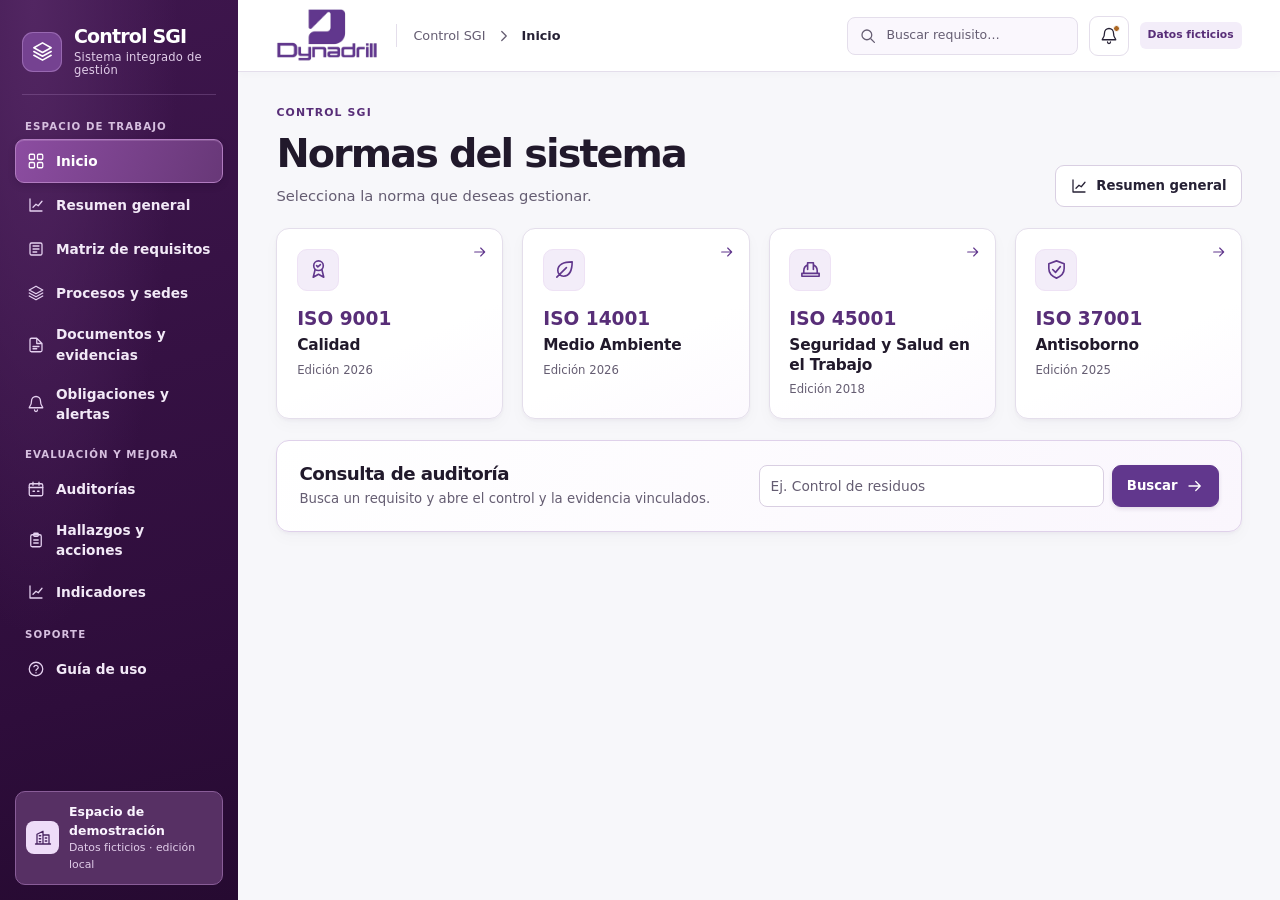
<file: index.html>
<!doctype html>
<html lang="es">
<head>
  <meta charset="utf-8">
  <meta name="viewport" content="width=device-width, initial-scale=1">
  <meta name="description" content="Resumen de requisitos, evidencias, obligaciones y auditorías del Sistema Integrado de Gestión.">
  <meta name="robots" content="noindex, nofollow">
  <meta name="theme-color" content="#F8F7FA">
  <title>Inicio · Control SGI</title>
  <link rel="stylesheet" href="assets/styles.css">
  <link rel="stylesheet" href="assets/dynadrill.css">
  <script src="assets/data.js" defer></script>
  <script src="assets/catalogo-iso.js" defer></script>
  <script src="assets/records.js" defer></script>
  <script src="assets/tracking.js" defer></script>
  <script src="assets/audits.js" defer></script>
  <script src="assets/normas.js" defer></script>
  <script src="assets/app.js" defer></script>
</head>
<body data-page="index">
  <div id="app"></div>
  <noscript>
    <main class="content">
      <h1>Inicio</h1>
      <p>Resumen de requisitos, evidencias, obligaciones y auditorías del Sistema Integrado de Gestión.</p>
      <p>Habilita JavaScript en tu navegador para usar Control SGI.</p>
      <a href="index.html">Ir a Inicio</a>
    </main>
  </noscript>
</body>
</html>
</file>
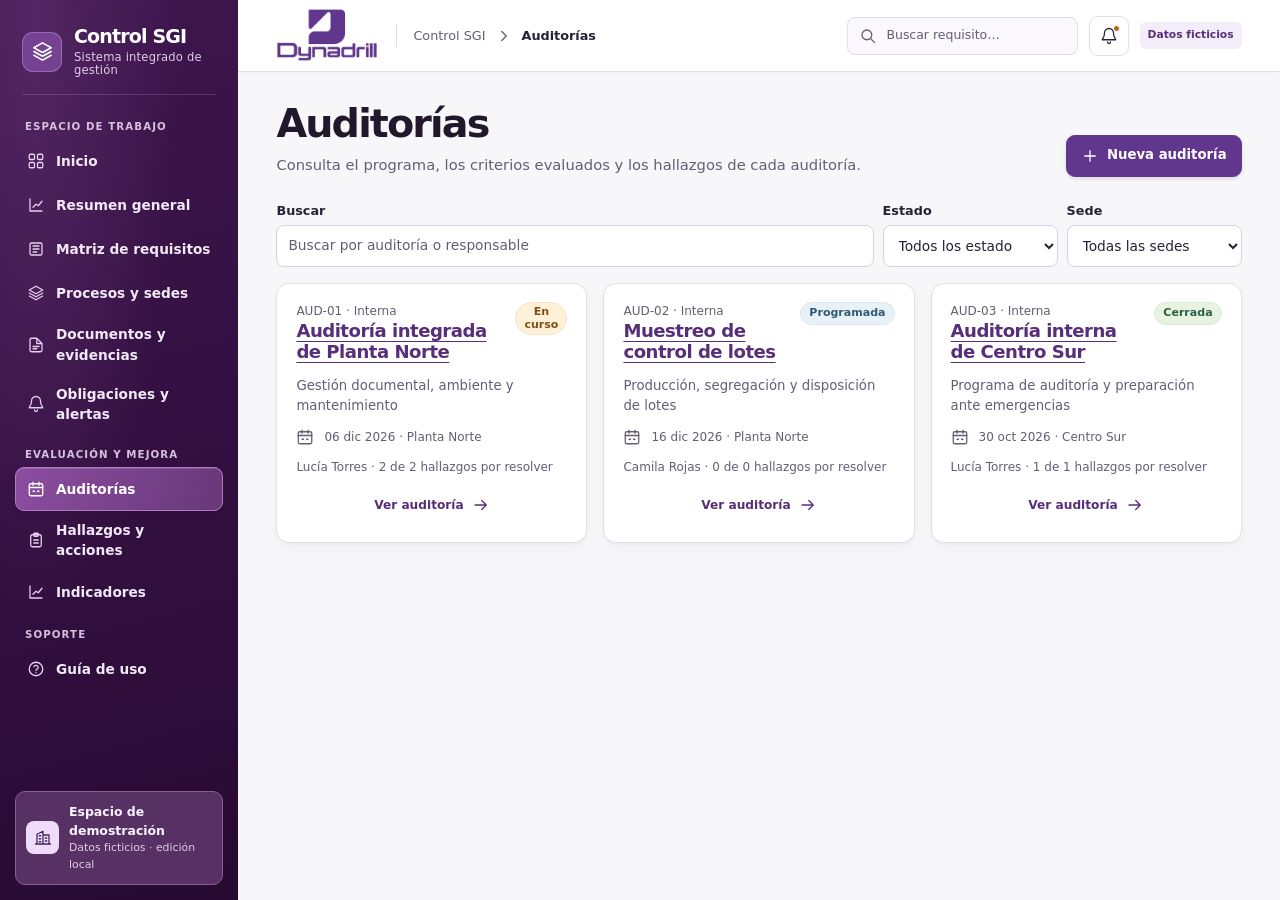
<file: auditorias.html>
<!doctype html>
<html lang="es">
<head>
  <meta charset="utf-8">
  <meta name="viewport" content="width=device-width, initial-scale=1">
  <meta name="description" content="Consulta el programa, los criterios y los hallazgos de auditorías.">
  <meta name="robots" content="noindex, nofollow">
  <meta name="theme-color" content="#F8F7FA">
  <title>Auditorías · Control SGI</title>
  <link rel="stylesheet" href="assets/styles.css">
  <link rel="stylesheet" href="assets/dynadrill.css">
  <script src="assets/data.js" defer></script>
  <script src="assets/catalogo-iso.js" defer></script>
  <script src="assets/records.js" defer></script>
  <script src="assets/tracking.js" defer></script>
  <script src="assets/audits.js" defer></script>
  <script src="assets/app.js" defer></script>
</head>
<body data-page="auditorias">
  <div id="app"></div>
  <noscript>
    <main class="content">
      <h1>Auditorías</h1>
      <p>Consulta el programa, los criterios y los hallazgos de auditorías.</p>
      <p>Habilita JavaScript en tu navegador para usar Control SGI.</p>
      <a href="index.html">Ir a Inicio</a>
    </main>
  </noscript>
</body>
</html>
</file>
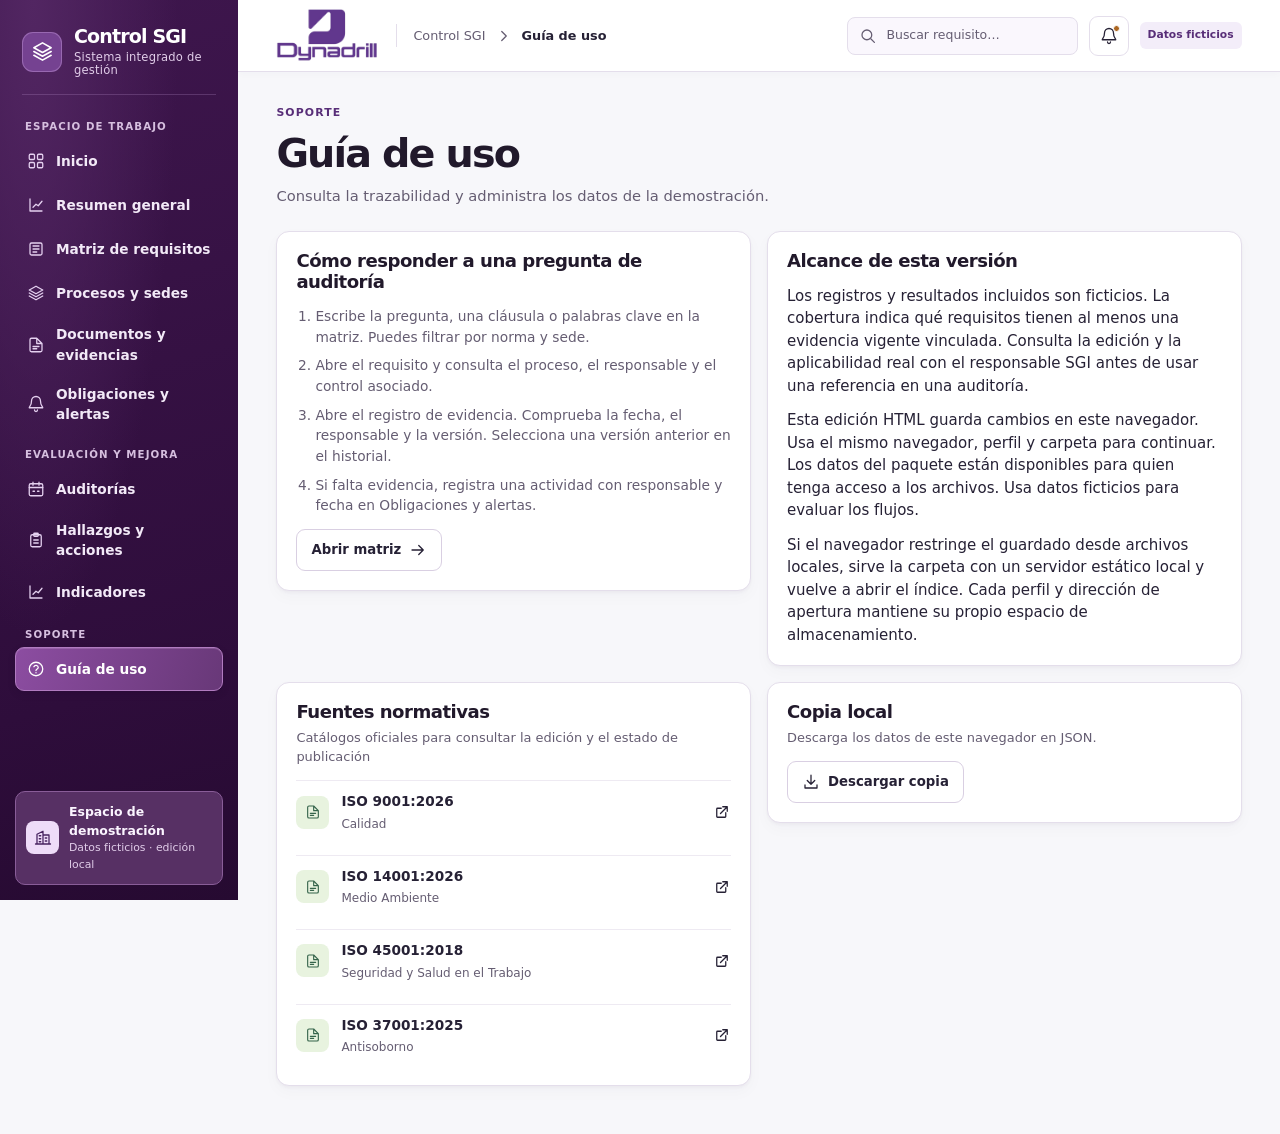
<file: ayuda.html>
<!doctype html>
<html lang="es">
<head>
  <meta charset="utf-8">
  <meta name="viewport" content="width=device-width, initial-scale=1">
  <meta name="description" content="Consulta el alcance, el recorrido de auditoría y el almacenamiento local de Control SGI.">
  <meta name="robots" content="noindex, nofollow">
  <meta name="theme-color" content="#F8F7FA">
  <title>Guía de uso · Control SGI</title>
  <link rel="stylesheet" href="assets/styles.css">
  <link rel="stylesheet" href="assets/dynadrill.css">
  <script src="assets/data.js" defer></script>
  <script src="assets/catalogo-iso.js" defer></script>
  <script src="assets/records.js" defer></script>
  <script src="assets/tracking.js" defer></script>
  <script src="assets/audits.js" defer></script>
  <script src="assets/app.js" defer></script>
</head>
<body data-page="ayuda">
  <div id="app"></div>
  <noscript>
    <main class="content">
      <h1>Guía de uso</h1>
      <p>Consulta el alcance, el recorrido de auditoría y el almacenamiento local de Control SGI.</p>
      <p>Habilita JavaScript en tu navegador para usar Control SGI.</p>
      <a href="index.html">Ir a Inicio</a>
    </main>
  </noscript>
</body>
</html>
</file>
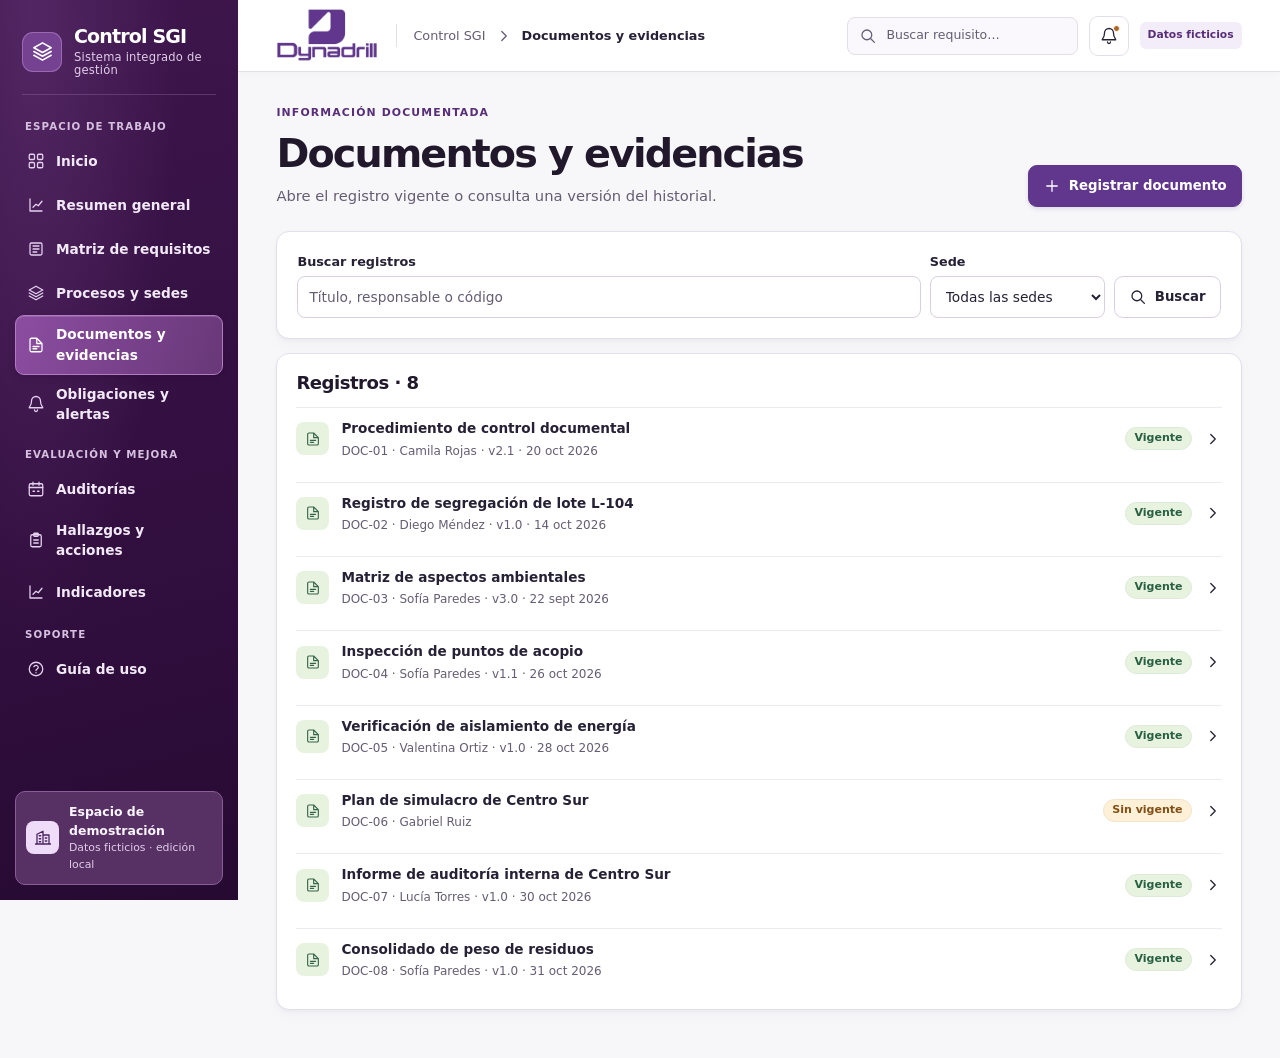
<file: documentos.html>
<!doctype html>
<html lang="es">
<head>
  <meta charset="utf-8">
  <meta name="viewport" content="width=device-width, initial-scale=1">
  <meta name="description" content="Consulta y registra documentos, evidencias y versiones del SGI.">
  <meta name="robots" content="noindex, nofollow">
  <meta name="theme-color" content="#F8F7FA">
  <title>Documentos y evidencias · Control SGI</title>
  <link rel="stylesheet" href="assets/styles.css">
  <link rel="stylesheet" href="assets/dynadrill.css">
  <script src="assets/data.js" defer></script>
  <script src="assets/catalogo-iso.js" defer></script>
  <script src="assets/records.js" defer></script>
  <script src="assets/tracking.js" defer></script>
  <script src="assets/audits.js" defer></script>
  <script src="assets/app.js" defer></script>
</head>
<body data-page="documentos">
  <div id="app"></div>
  <noscript>
    <main class="content">
      <h1>Documentos y evidencias</h1>
      <p>Consulta y registra documentos, evidencias y versiones del SGI.</p>
      <p>Habilita JavaScript en tu navegador para usar Control SGI.</p>
      <a href="index.html">Ir a Inicio</a>
    </main>
  </noscript>
</body>
</html>
</file>
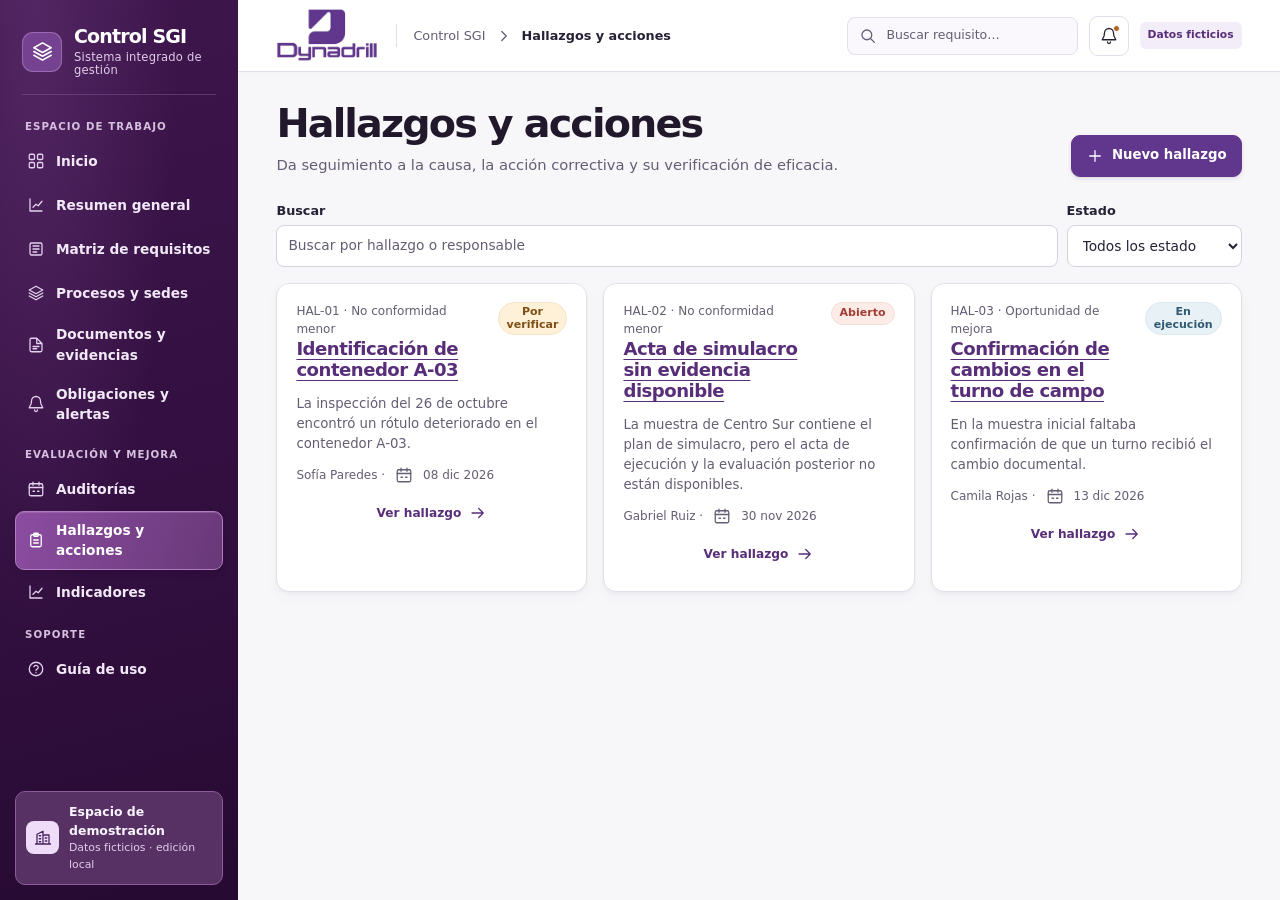
<file: hallazgos.html>
<!doctype html>
<html lang="es">
<head>
  <meta charset="utf-8">
  <meta name="viewport" content="width=device-width, initial-scale=1">
  <meta name="description" content="Registra hallazgos y verifica la ejecución y eficacia de las acciones correctivas.">
  <meta name="robots" content="noindex, nofollow">
  <meta name="theme-color" content="#F8F7FA">
  <title>Hallazgos y acciones · Control SGI</title>
  <link rel="stylesheet" href="assets/styles.css">
  <link rel="stylesheet" href="assets/dynadrill.css">
  <script src="assets/data.js" defer></script>
  <script src="assets/catalogo-iso.js" defer></script>
  <script src="assets/records.js" defer></script>
  <script src="assets/tracking.js" defer></script>
  <script src="assets/audits.js" defer></script>
  <script src="assets/app.js" defer></script>
</head>
<body data-page="hallazgos">
  <div id="app"></div>
  <noscript>
    <main class="content">
      <h1>Hallazgos y acciones</h1>
      <p>Registra hallazgos y verifica la ejecución y eficacia de las acciones correctivas.</p>
      <p>Habilita JavaScript en tu navegador para usar Control SGI.</p>
      <a href="index.html">Ir a Inicio</a>
    </main>
  </noscript>
</body>
</html>
</file>
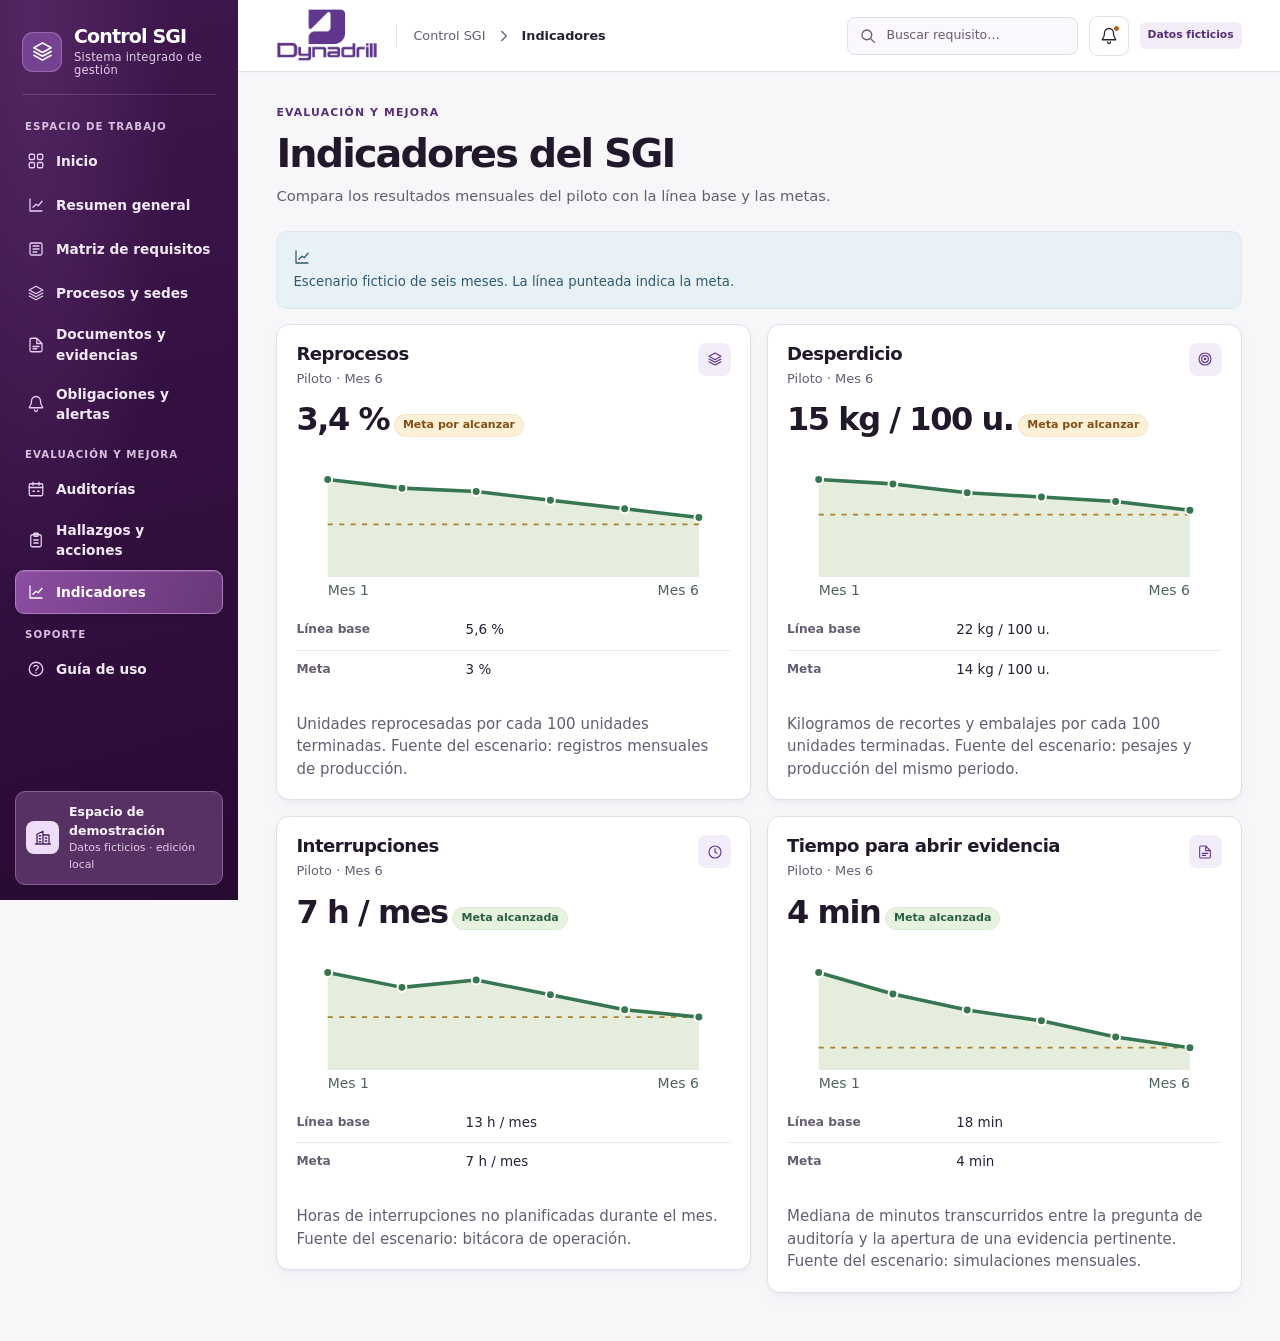
<file: indicadores.html>
<!doctype html>
<html lang="es">
<head>
  <meta charset="utf-8">
  <meta name="viewport" content="width=device-width, initial-scale=1">
  <meta name="description" content="Consulta tendencias y líneas base del piloto del SGI.">
  <meta name="robots" content="noindex, nofollow">
  <meta name="theme-color" content="#F8F7FA">
  <title>Indicadores · Control SGI</title>
  <link rel="stylesheet" href="assets/styles.css">
  <link rel="stylesheet" href="assets/dynadrill.css">
  <script src="assets/data.js" defer></script>
  <script src="assets/catalogo-iso.js" defer></script>
  <script src="assets/records.js" defer></script>
  <script src="assets/tracking.js" defer></script>
  <script src="assets/audits.js" defer></script>
  <script src="assets/app.js" defer></script>
</head>
<body data-page="indicadores">
  <div id="app"></div>
  <noscript>
    <main class="content">
      <h1>Indicadores</h1>
      <p>Consulta tendencias y líneas base del piloto del SGI.</p>
      <p>Habilita JavaScript en tu navegador para usar Control SGI.</p>
      <a href="index.html">Ir a Inicio</a>
    </main>
  </noscript>
</body>
</html>
</file>
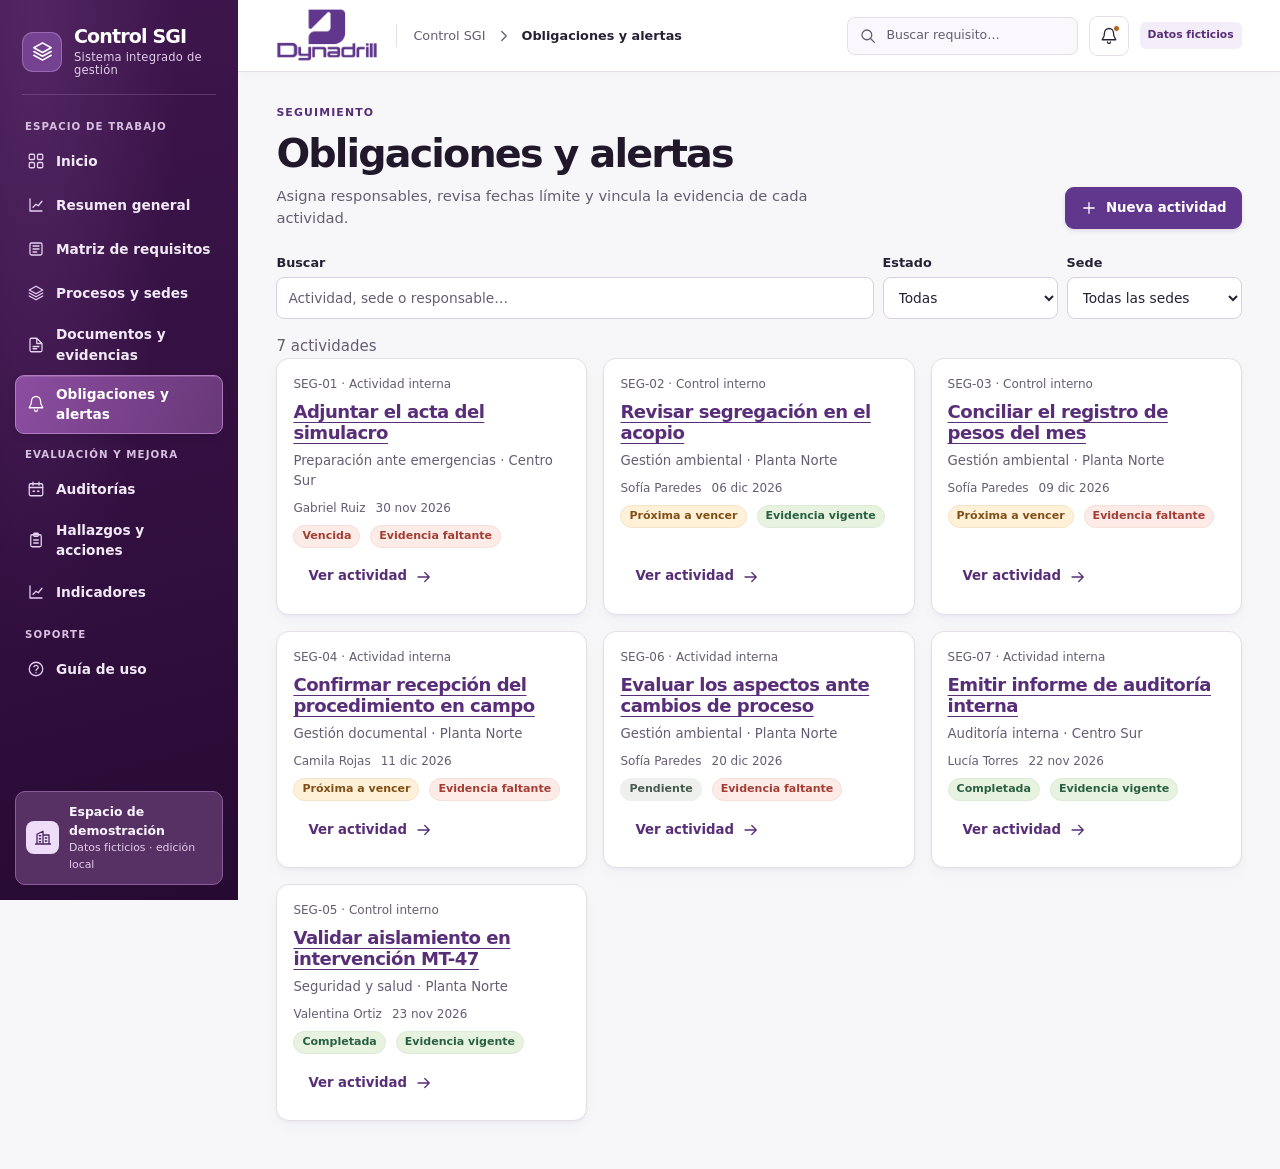
<file: obligaciones.html>
<!doctype html>
<html lang="es">
<head>
  <meta charset="utf-8">
  <meta name="viewport" content="width=device-width, initial-scale=1">
  <meta name="description" content="Gestiona plazos, responsables y evidencias de actividades del SGI.">
  <meta name="robots" content="noindex, nofollow">
  <meta name="theme-color" content="#F8F7FA">
  <title>Obligaciones y alertas · Control SGI</title>
  <link rel="stylesheet" href="assets/styles.css">
  <link rel="stylesheet" href="assets/dynadrill.css">
  <script src="assets/data.js" defer></script>
  <script src="assets/catalogo-iso.js" defer></script>
  <script src="assets/records.js" defer></script>
  <script src="assets/tracking.js" defer></script>
  <script src="assets/audits.js" defer></script>
  <script src="assets/app.js" defer></script>
</head>
<body data-page="obligaciones">
  <div id="app"></div>
  <noscript>
    <main class="content">
      <h1>Obligaciones y alertas</h1>
      <p>Gestiona plazos, responsables y evidencias de actividades del SGI.</p>
      <p>Habilita JavaScript en tu navegador para usar Control SGI.</p>
      <a href="index.html">Ir a Inicio</a>
    </main>
  </noscript>
</body>
</html>
</file>
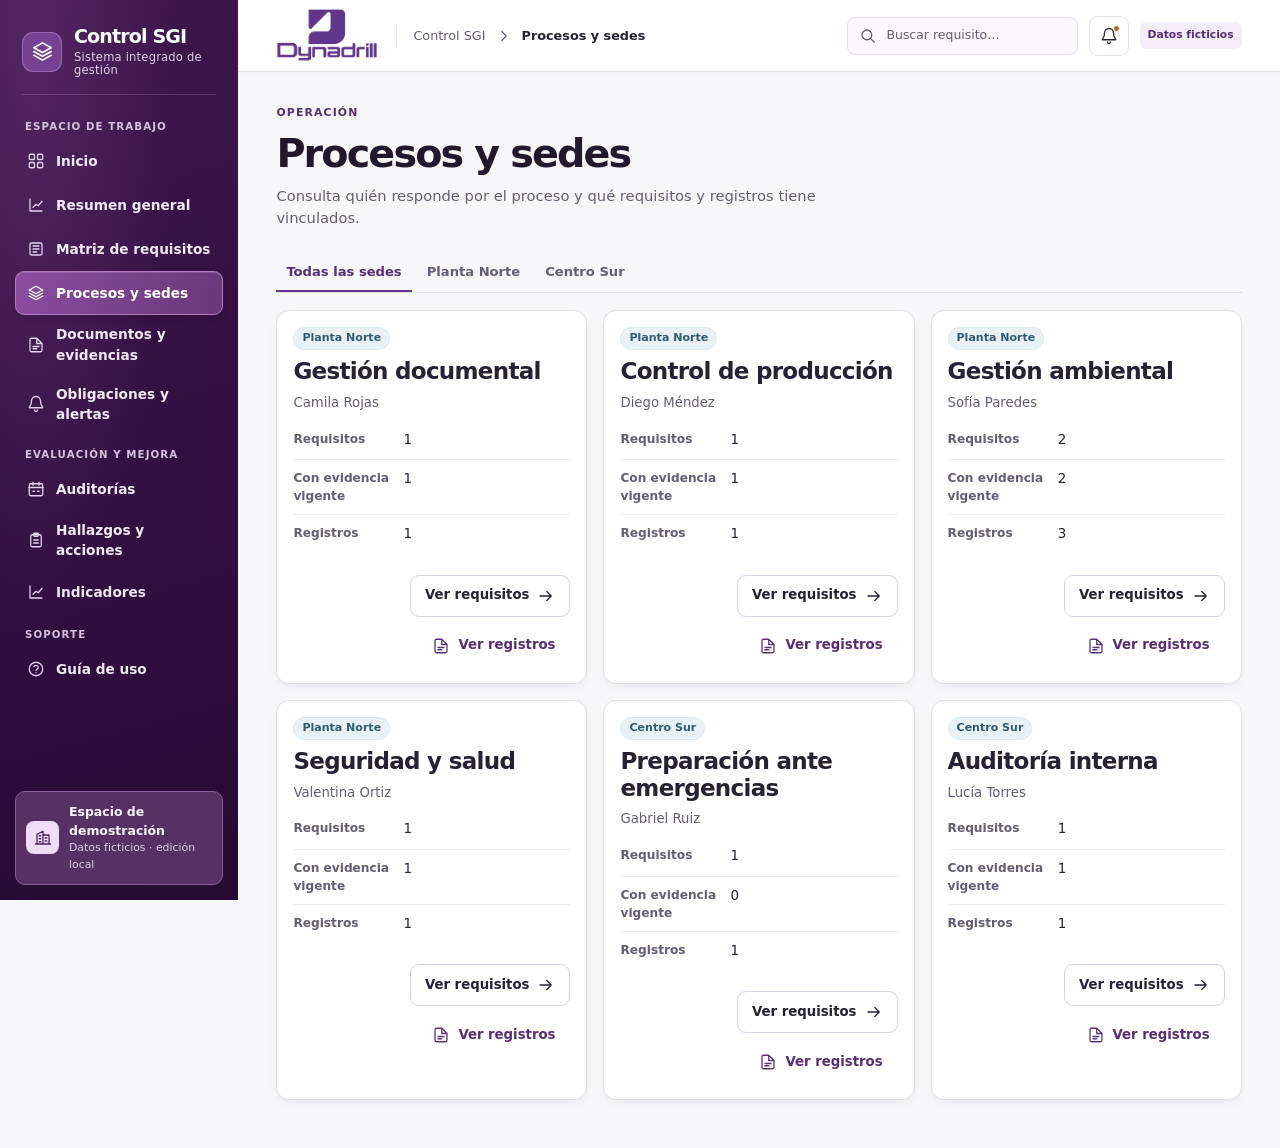
<file: procesos.html>
<!doctype html>
<html lang="es">
<head>
  <meta charset="utf-8">
  <meta name="viewport" content="width=device-width, initial-scale=1">
  <meta name="description" content="Consulta procesos, responsables y requisitos vinculados por sede.">
  <meta name="robots" content="noindex, nofollow">
  <meta name="theme-color" content="#F8F7FA">
  <title>Procesos y sedes · Control SGI</title>
  <link rel="stylesheet" href="assets/styles.css">
  <link rel="stylesheet" href="assets/dynadrill.css">
  <script src="assets/data.js" defer></script>
  <script src="assets/catalogo-iso.js" defer></script>
  <script src="assets/records.js" defer></script>
  <script src="assets/tracking.js" defer></script>
  <script src="assets/audits.js" defer></script>
  <script src="assets/app.js" defer></script>
</head>
<body data-page="procesos">
  <div id="app"></div>
  <noscript>
    <main class="content">
      <h1>Procesos y sedes</h1>
      <p>Consulta procesos, responsables y requisitos vinculados por sede.</p>
      <p>Habilita JavaScript en tu navegador para usar Control SGI.</p>
      <a href="index.html">Ir a Inicio</a>
    </main>
  </noscript>
</body>
</html>
</file>
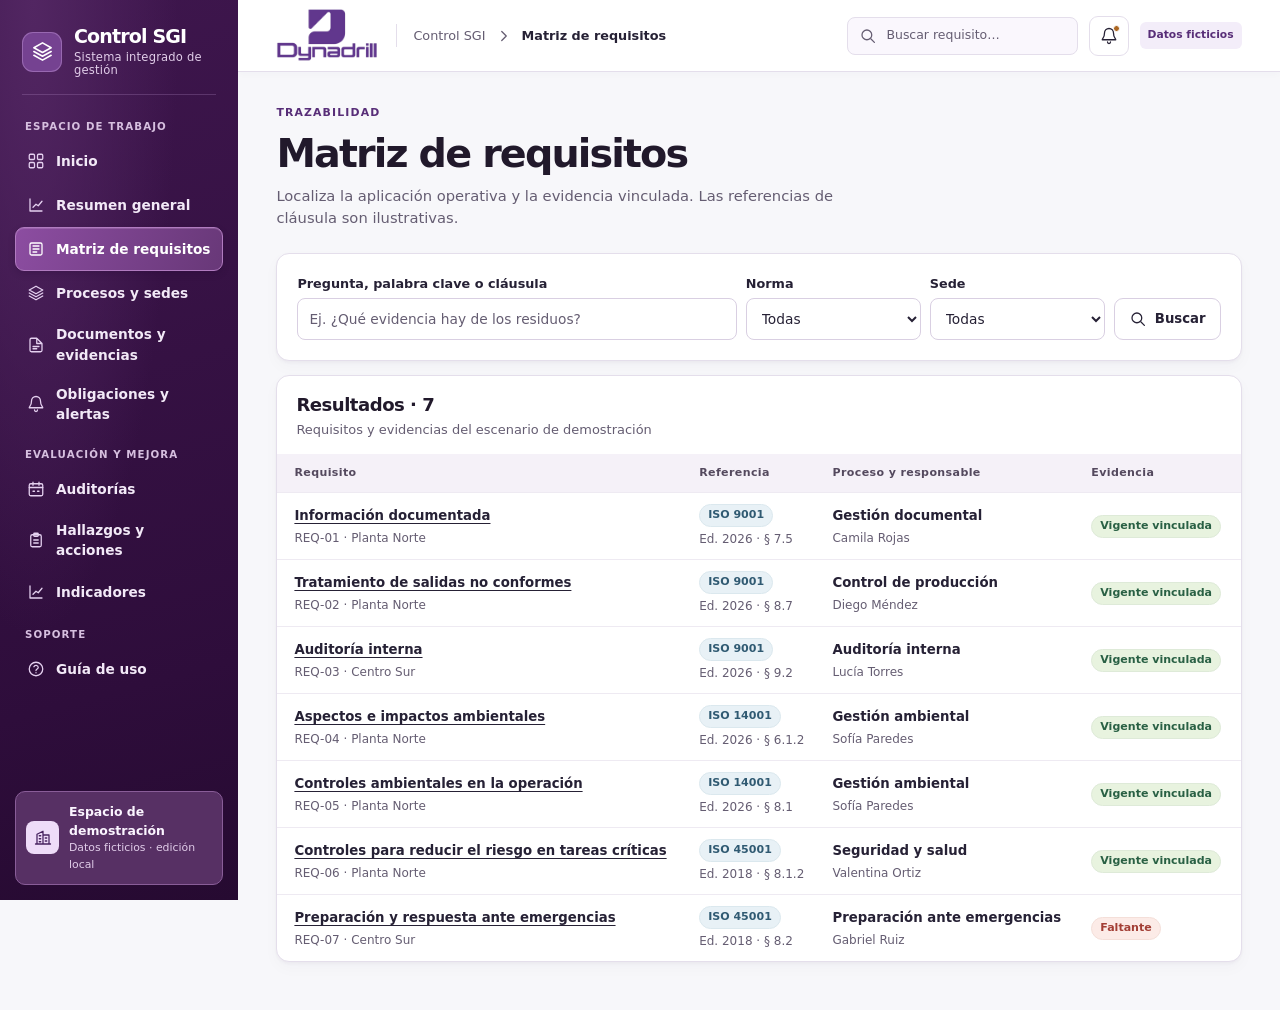
<file: requisitos.html>
<!doctype html>
<html lang="es">
<head>
  <meta charset="utf-8">
  <meta name="viewport" content="width=device-width, initial-scale=1">
  <meta name="description" content="Consulta de requisitos ISO, controles y evidencias por proceso y sede.">
  <meta name="robots" content="noindex, nofollow">
  <meta name="theme-color" content="#F8F7FA">
  <title>Matriz de requisitos · Control SGI</title>
  <link rel="stylesheet" href="assets/styles.css">
  <link rel="stylesheet" href="assets/dynadrill.css">
  <script src="assets/data.js" defer></script>
  <script src="assets/catalogo-iso.js" defer></script>
  <script src="assets/records.js" defer></script>
  <script src="assets/tracking.js" defer></script>
  <script src="assets/audits.js" defer></script>
  <script src="assets/app.js" defer></script>
</head>
<body data-page="requisitos">
  <div id="app"></div>
  <noscript>
    <main class="content">
      <h1>Matriz de requisitos</h1>
      <p>Consulta de requisitos ISO, controles y evidencias por proceso y sede.</p>
      <p>Habilita JavaScript en tu navegador para usar Control SGI.</p>
      <a href="index.html">Ir a Inicio</a>
    </main>
  </noscript>
</body>
</html>
</file>
<file: assets/styles.css>
:root {
  color-scheme: light;
  --canvas: #f4f6f1;
  --surface: #fff;
  --ink: #173029;
  --ink-strong: #122820;
  --muted: #5d6f66;
  --line: #dfe7df;
  --line-soft: #e9eee7;
  --forest: #102b24;
  --forest-soft: #214438;
  --accent: #c9f078;
  --green: #296044;
  --green-bg: #e8f3df;
  --amber: #804f15;
  --amber-bg: #fff0d8;
  --red: #a33e35;
  --red-bg: #fcebe7;
  --blue: #305a72;
  --blue-bg: #e8f1f6;
  --radius: 16px;
  --shadow: 0 2px 8px #18302606;
  --sidebar-width: 238px;
  --topbar-height: 72px;
  --content-pad: clamp(20px, 3vw, 44px);
  font-family: Geist, Inter, 'Segoe UI', system-ui, sans-serif;
  font-synthesis: none;
  line-height: 1.5;
  -webkit-font-smoothing: antialiased;
}

*, *::before, *::after { box-sizing: border-box; }
html { background: var(--canvas); scroll-padding-top: calc(var(--topbar-height) + 16px); }
body { margin: 0; min-width: 0; color: var(--ink); font-size: .9375rem; }
button, input, select, textarea { font: inherit; }
button, select { cursor: pointer; }
button { color: inherit; }
a { color: inherit; text-decoration-thickness: .08em; text-underline-offset: .19em; }
img, video { display: block; max-width: 100%; }
h1, h2, h3, p, ul, ol, dl, dd { margin: 0; }
h1, h2, h3 { line-height: 1.17; }
h1 { color: var(--ink-strong); font-size: clamp(1.9rem, 3.1vw, 2.75rem); font-weight: 730; letter-spacing: -.047em; }
h2 { font-size: clamp(1.15rem, 1.8vw, 1.45rem); font-weight: 700; letter-spacing: -.031em; }
h3 { font-size: 1rem; font-weight: 700; letter-spacing: -.012em; }
[hidden] { display: none !important; }
:focus-visible { outline: 3px solid #558351; outline-offset: 3px; }
::selection { background: #ddf3b3; color: var(--forest); }

.sr-only, .visually-hidden {
  position: absolute;
  width: 1px;
  height: 1px;
  padding: 0;
  margin: -1px;
  overflow: hidden;
  clip-path: inset(50%);
  white-space: nowrap;
  border: 0;
}

.skip-link {
  position: fixed;
  z-index: 100;
  top: 8px;
  left: 8px;
  padding: 10px 16px;
  color: var(--forest);
  background: var(--accent);
  border-radius: 8px;
  transform: translateY(-160%);
}

.skip-link:focus { transform: translateY(0); }

.app-shell {
  display: grid;
  grid-template-columns: var(--sidebar-width) minmax(0, 1fr);
  min-height: 100vh;
}

.sidebar {
  position: sticky;
  z-index: 30;
  top: 0;
  display: flex;
  flex-direction: column;
  align-self: start;
  gap: 24px;
  height: 100vh;
  height: 100dvh;
  padding: 26px 15px 15px;
  overflow: auto;
  overscroll-behavior: contain;
  color: #f4faf4;
  background: var(--forest);
  scrollbar-width: thin;
  scrollbar-color: #517164 transparent;
}
.sidebar .sidebar-close { display: none; }

.brand {
  display: flex;
  align-items: center;
  gap: 12px;
  margin: 0 7px 9px;
  text-decoration: none;
}

.brand-mark, .workspace-avatar, .avatar {
  display: inline-grid;
  flex: none;
  place-items: center;
  width: 40px;
  height: 40px;
  border-radius: 11px;
  font-weight: 760;
}

.brand-mark { color: var(--forest); background: var(--accent); box-shadow: inset 0 0 0 1px #f6ffd869; }
.brand-mark .icon { width: 23px; height: 23px; }
.brand-name { display: block; font-size: 1.19rem; font-weight: 735; line-height: 1.12; letter-spacing: -.045em; }
.brand small { display: block; margin-top: 4px; color: #b8cabe; font-size: .72rem; font-weight: 520; letter-spacing: .018em; }
.sidebar nav { display: grid; gap: 3px; }
.nav-label { margin: 10px 10px 5px; color: #a3bbad; font-size: .64rem; font-weight: 690; letter-spacing: .105em; text-transform: uppercase; }
.nav-label:first-child { margin-top: 0; }
.nav-group + .nav-group { margin-top: 10px; }
.nav-link {
  display: flex;
  align-items: center;
  gap: 11px;
  min-height: 44px;
  padding: 8px 11px;
  color: #d9e8df;
  border: 1px solid transparent;
  border-radius: 9px;
  font-size: .855rem;
  font-weight: 550;
  text-decoration: none;
  transition: color .15s, background-color .15s;
}

.nav-link:hover { color: #fff; background: #254338; }
.nav-link[aria-current="page"], .nav-link.is-active, .nav-link.active {
  color: #f4ffd9;
  background: #2b493a;
  border-color: #405c4b;
  font-weight: 650;
}

.nav-link[aria-current="page"] .nav-icon,
.nav-link.is-active .nav-icon,
.nav-link.active .nav-icon { color: var(--accent); }
.nav-icon { display: inline-flex; flex: none; color: #a9c4b7; }
.nav-text { min-width: 0; overflow-wrap: anywhere; }
.sidebar :focus-visible { outline-color: var(--accent); }
.sidebar-footer { margin-top: auto; padding-top: 12px; }
.workspace-card {
  display: flex;
  align-items: center;
  gap: 10px;
  padding: 11px 10px;
  color: #edf8ef;
  background: #1e3c32;
  border: 1px solid #3d584d;
  border-radius: 10px;
}

.workspace-avatar { width: 33px; height: 33px; border-radius: 8px; color: var(--forest); background: #dfefcc; font-size: .74rem; }
.workspace-card strong { display: block; font-size: .78rem; font-weight: 670; }
.workspace-card small { display: block; color: #b8cabe; font-size: .68rem; }
.scrim, .topbar .mobile-toggle { display: none; }
.app-main { min-width: 0; }

.topbar {
  position: sticky;
  z-index: 20;
  top: 0;
  display: flex;
  align-items: center;
  justify-content: space-between;
  gap: 16px;
  min-height: var(--topbar-height);
  padding: 10px var(--content-pad);
  background: var(--surface);
  border-bottom: 1px solid var(--line);
}

.breadcrumbs { display: flex; align-items: center; gap: 9px; min-width: 0; color: var(--muted); font-size: .8rem; }
.breadcrumbs strong, .breadcrumbs [aria-current] { color: var(--ink); font-weight: 650; }
.breadcrumbs a { text-decoration: none; }
.breadcrumbs a:hover { text-decoration: underline; }
.top-actions { display: flex; align-items: center; justify-content: end; gap: 11px; min-width: 0; }
.global-search {
  display: flex;
  align-items: center;
  gap: 9px;
  min-width: 0;
  min-height: 38px;
  padding: 7px 11px;
  color: var(--muted);
  background: #f6f8f3;
  border: 1px solid var(--line);
  border-radius: 8px;
  font-size: .78rem;
  text-decoration: none;
  text-align: left;
}

.global-search:hover { background: #eef4e8; border-color: #c6d8c7; }
.global-search input { width: clamp(110px, 14vw, 184px); min-width: 0; padding: 0; color: var(--ink); background: transparent; border: 0; }
.global-search input::placeholder { color: var(--muted); opacity: 1; }
.global-search:focus-within { outline: 3px solid #558351; outline-offset: 2px; }
.global-search input:focus-visible { outline: none; }
.global-search kbd {
  padding: 0 4px;
  color: #5b6e63;
  background: #fff;
  border: 1px solid var(--line);
  border-radius: 4px;
  font-family: inherit;
  font-size: .66rem;
  font-weight: 600;
  line-height: 1.45;
}

.icon-button {
  position: relative;
  display: inline-grid;
  flex: none;
  place-items: center;
  width: 40px;
  height: 40px;
  padding: 0;
  color: var(--ink);
  background: var(--surface);
  border: 1px solid var(--line);
  border-radius: 9px;
  text-decoration: none;
}

.icon-button:hover { color: #244d38; background: #edf4e9; border-color: #d0dfd1; }
.top-actions .compact-search { display: none; }
.notification-dot { position: absolute; top: 8px; right: 8px; width: 7px; height: 7px; background: #bf6932; border: 1px solid #fff; border-radius: 50%; }
.avatar { width: 36px; height: 36px; color: #28533c; background: #e8f0e0; border-radius: 50%; font-size: .74rem; }
.demo-label { display: inline-flex; align-items: center; white-space: nowrap; padding: 5px 8px; border-radius: 6px; background: #edf3e8; color: #325240; font-size: .67rem; font-weight: 680; }
.icon { display: inline-block; flex: none; width: 18px; height: 18px; vertical-align: -.16em; }
.content { width: 100%; max-width: 1620px; min-width: 0; min-height: 80vh; margin-inline: auto; padding: 28px var(--content-pad) 48px; }

.page-heading {
  display: flex;
  align-items: end;
  justify-content: space-between;
  gap: 18px 24px;
  margin-bottom: 24px;
}

.eyebrow, .hero-kicker {
  display: inline-flex;
  align-items: center;
  gap: 8px;
  margin-bottom: 9px;
  color: var(--green);
  font-size: .68rem;
  font-weight: 730;
  letter-spacing: .105em;
  text-transform: uppercase;
}

.page-description { max-width: 64ch; margin-top: 8px; color: var(--muted); font-size: .92rem; }
.page-actions, .hero-actions, .form-actions { display: flex; flex-wrap: wrap; align-items: center; gap: 8px; }
.page-actions { flex: none; }
.section-heading { display: flex; align-items: end; justify-content: space-between; gap: 10px 18px; margin: 26px 0 13px; }
.section-heading p { color: var(--muted); font-size: .85rem; }

.button {
  display: inline-flex;
  align-items: center;
  justify-content: center;
  gap: 8px;
  min-height: 42px;
  max-width: 100%;
  padding: 8px 14px;
  color: var(--ink);
  background: var(--surface);
  border: 1px solid var(--line);
  border-radius: 9px;
  font-weight: 660;
  font-size: .83rem;
  line-height: 1.25;
  text-align: center;
  text-decoration: none;
  transition: color .15s, background-color .15s, border-color .15s;
}

.button:hover { background: #edf4e9; border-color: #c4d6c7; }
.button-primary { color: #fff; background: #28503c; border-color: #28503c; }
.button-primary:hover { color: #fff; background: #153728; border-color: #153728; }
.button-secondary { background: #fff; border-color: #cedace; }
.button-ghost { color: var(--green); background: transparent; border-color: transparent; }
.button-small { min-height: 35px; padding: 6px 10px; font-size: .76rem; }
.button:disabled, .icon-button:disabled { opacity: .55; cursor: default; }
.text-link { color: var(--green); font-weight: 670; text-underline-offset: .22em; }
.text-link:hover { color: var(--forest); }
.muted { color: var(--muted); }

.dashboard-hero {
  position: relative;
  display: grid;
  grid-template-columns: minmax(0, 1.1fr) minmax(220px, .9fr);
  align-items: center;
  min-height: 230px;
  margin-bottom: 20px;
  overflow: hidden;
  color: #f6faf4;
  background: radial-gradient(ellipse at 83% 22%, #355b43 0, #214638 37%, #15362d 73%, #15342b 100%);
  border: 1px solid #1d3d32;
  border-radius: 18px;
  isolation: isolate;
}

.dashboard-hero::after {
  position: absolute;
  z-index: -1;
  inset: 0;
  background-image: radial-gradient(#c9f07856 .8px, transparent .8px);
  background-position: center;
  background-size: 15px 15px;
  mask-image: linear-gradient(90deg, transparent 33%, #000 84%);
  pointer-events: none;
  content: '';
}

.hero-copy { position: relative; z-index: 2; padding: clamp(22px, 3vw, 37px); }
.hero-kicker { color: #d7f4a1; }
.hero-kicker .icon { width: 14px; height: 14px; }
.hero-copy h1, .hero-copy h2 {
  color: #f8fcf4;
  font-size: clamp(1.76rem, 3.05vw, 2.7rem);
  font-weight: 715;
  line-height: 1.12;
  letter-spacing: -.051em;
}

.hero-copy p { max-width: 52ch; margin-top: 10px; color: #d8e9db; font-size: .89rem; }
.hero-actions { margin-top: 19px; }
.hero-actions .input { flex: 1 1 170px; width: auto; color: var(--ink); border-color: transparent; }
.hero-actions .button { flex: none; }
.hero-actions .button-primary { color: #233323; background: var(--accent); border-color: var(--accent); }
.hero-actions .button-primary:hover { background: #e0ffa4; border-color: #e0ffa4; }
.hero-actions .button-secondary, .hero-actions .button-ghost {
  color: #f2faec;
  background: #ffffff09;
  border-color: #d4e7ce5c;
}

.hero-actions .button-secondary:hover, .hero-actions .button-ghost:hover { background: #ffffff22; }
.hero-visual { position: relative; display: grid; align-self: stretch; align-content: center; justify-items: center; gap: 15px; min-width: 0; padding: 12px 24px 12px 0; }
.hero-visual > svg { display: block; width: 100%; max-width: 420px; height: auto; max-height: 270px; overflow: visible; }
.hero-visual .icon { width: 21px; height: 21px; }
.hero-trace {
  position: relative;
  display: grid;
  grid-template-columns: repeat(3, minmax(0, 1fr));
  gap: 13px;
  width: min(100%, 350px);
}

.hero-trace::before {
  position: absolute;
  z-index: -1;
  top: 50%;
  right: 4%;
  left: 4%;
  border-top: 1px dashed #d6f4a9a1;
  content: '';
}

.trace-step {
  display: flex;
  flex-direction: column;
  align-items: center;
  justify-content: center;
  gap: 8px;
  min-height: 83px;
  min-width: 0;
  padding: 8px 3px;
  color: #f0f8ed;
  background: #2b503f;
  border: 1px solid #62856a;
  border-radius: 12px;
  box-shadow: 0 12px 20px #142e2459;
  font-size: .77rem;
  font-weight: 650;
  text-align: center;
}

.trace-step .icon { color: #d6f4a9; }
.trace-step:last-child { color: var(--forest); background: #d8f49e; border-color: #dcf5a9; }
.trace-step:last-child .icon { color: #3c6547; }
.hero-matrix-link { display: inline-flex; align-items: center; gap: 7px; padding: 4px; color: #e3f3dc; font-size: .78rem; font-weight: 650; text-decoration: none; }
.hero-matrix-link:hover { color: #fff; text-decoration: underline; }
.hero-matrix-link .icon { width: 14px; height: 14px; }
.dashboard-hero :focus-visible { outline-color: #d5f598; }

.grid, .kpi-grid, .dashboard-grid, .detail-grid, .record-grid {
  display: grid;
  align-items: start;
  gap: 16px;
  min-width: 0;
}

.grid > *, .kpi-grid > *, .dashboard-grid > *, .detail-grid > *, .record-grid > * { min-width: 0; }
.grid-2 { grid-template-columns: repeat(2, minmax(0, 1fr)); }
.grid-3 { grid-template-columns: repeat(3, minmax(0, 1fr)); }
.grid-4, .kpi-grid { grid-template-columns: repeat(4, minmax(0, 1fr)); }
.dashboard-grid { grid-template-columns: minmax(0, 2fr) minmax(0, 1fr); gap: 18px; margin-top: 18px; }
.detail-grid { grid-template-columns: minmax(0, 2fr) minmax(235px, 1fr); }
.record-grid { grid-template-columns: repeat(auto-fit, minmax(min(100%, 268px), 1fr)); }
.stack { display: grid; align-content: start; gap: 12px; min-width: 0; }

.card, .kpi-card, .record-card {
  min-width: 0;
  color: var(--ink);
  background: var(--surface);
  border: 1px solid var(--line);
  border-radius: var(--radius);
  box-shadow: var(--shadow);
}

.card-header { display: flex; justify-content: space-between; align-items: start; gap: 10px 16px; padding: 18px 19px 14px; }
.card-title { color: var(--ink-strong); font-size: 1.13rem; font-weight: 710; letter-spacing: -.028em; }
.card-subtitle { margin-top: 5px; color: var(--muted); font-size: .81rem; }
.card-body { padding: 16px 19px 19px; }
.card-header + .card-body { padding-top: 0; }
.card-body > :is(p, ul, ol, dl) + :is(p, ul, ol, dl) { margin-top: 12px; }
.card-body > ul, .card-body > ol { padding-left: 20px; }

.kpi-grid { align-items: stretch; gap: 13px; }
.kpi-card {
  position: relative;
  display: flex;
  flex-direction: column;
  align-items: start;
  padding: 14px 16px 15px;
}

a.kpi-card { text-decoration: none; }
a.kpi-card:hover, a.record-card:hover { border-color: #a4bea9; box-shadow: 0 3px 12px #193c2314; }
.kpi-icon, .list-icon {
  display: inline-grid;
  flex: none;
  place-items: center;
  width: 33px;
  height: 33px;
  margin-bottom: 9px;
  color: #35644b;
  background: var(--green-bg);
  border-radius: 8px;
}

.kpi-icon.warning, .list-icon.warning { color: var(--amber); background: var(--amber-bg); }
.kpi-icon.danger, .list-icon.danger { color: var(--red); background: var(--red-bg); }
.kpi-icon.info, .list-icon.info { color: var(--blue); background: var(--blue-bg); }
.kpi-icon .icon, .list-icon .icon { width: 16px; height: 16px; }
.kpi-value { color: var(--ink-strong); font-size: clamp(1.5rem, 2.55vw, 2rem); font-weight: 750; line-height: 1.1; letter-spacing: -.045em; font-variant-numeric: tabular-nums; }
.kpi-label { margin-bottom: 5px; color: var(--ink); font-size: .83rem; font-weight: 690; }
.kpi-note { margin-top: 4px; color: var(--muted); font-size: .73rem; }
.list-item {
  display: flex;
  align-items: center;
  justify-content: space-between;
  gap: 8px 12px;
  padding: 10px 0;
  color: inherit;
  border-top: 1px solid var(--line-soft);
  text-decoration: none;
}

a.list-item:hover .list-title { color: var(--green); text-decoration: underline; }
.list-item .list-icon { margin: 0; }
.list-copy { flex: 1; min-width: 0; }
.list-title, .table-title { display: block; color: var(--ink); font-weight: 690; overflow-wrap: anywhere; }
.list-title { font-size: .85rem; }
.list-meta, .table-meta { display: block; margin-top: 3px; color: var(--muted); font-size: .75rem; overflow-wrap: anywhere; }
.status-list { display: grid; gap: 14px; }
.status-row { display: grid; grid-template-columns: 1fr auto; align-items: center; gap: 5px 9px; color: var(--muted); font-size: .82rem; }
.status-row strong { color: var(--ink); font-size: .86rem; font-weight: 690; font-variant-numeric: tabular-nums; }
.status-copy { display: flex; flex-wrap: wrap; align-items: baseline; gap: 2px 8px; }
.status-copy a { text-decoration: none; }
.status-copy a:hover { text-decoration: underline; }
.status-copy span { font-size: .74rem; }
.progress-value { grid-column: 2; grid-row: 1; color: var(--ink); font-size: .76rem; font-weight: 700; font-variant-numeric: tabular-nums; }
.progress-track { grid-column: 1 / -1; display: block; width: 100%; height: 7px; overflow: hidden; background: #e9eee6; border-radius: 100px; }
.progress-bar { display: block; height: 100%; background: #58825d; border-radius: inherit; }
.progress-bar.warning { background: #c88a43; }
.progress-bar.danger { background: #b25951; }
.progress-bar.info { background: #668995; }

.badge {
  display: inline-flex;
  align-items: center;
  justify-content: center;
  gap: 5px;
  width: fit-content;
  max-width: 100%;
  min-height: 23px;
  padding: 3px 8px;
  color: #495b51;
  background: #edf0ec;
  border: 1px solid transparent;
  border-radius: 100px;
  font-size: .69rem;
  font-weight: 680;
  line-height: 1.16;
  text-align: center;
  vertical-align: middle;
}

.badge:is(.success, .status-success) { color: var(--green); background: var(--green-bg); border-color: #deead8; }
.badge:is(.warning, .status-warning) { color: var(--amber); background: var(--amber-bg); border-color: #f3e3c8; }
.badge:is(.danger, .status-danger) { color: var(--red); background: var(--red-bg); border-color: #f4dfd9; }
.badge:is(.info, .status-info) { color: var(--blue); background: var(--blue-bg); border-color: #dbe8ee; }
.badge .icon { width: 12px; height: 12px; }

.filters {
  display: flex;
  flex-wrap: wrap;
  align-items: end;
  gap: 9px;
  margin-bottom: 16px;
}
.card > .filters { margin: 0; padding: clamp(13px, 2vw, 20px); }
.content > .results-card { margin-top: 14px; }

.filters > .field { flex: 0 1 175px; }
.filters > .field:first-child { flex: 1 1 220px; }
.filters > .input:first-child, .filters > input:first-child { flex: 1 1 220px; }
.filters > .select, .filters > select { flex: 0 1 auto; width: auto; max-width: 100%; }
.field { display: grid; gap: 5px; min-width: 0; }
fieldset.field { min-width: 0; margin: 0; padding: 9px 11px 11px; border: 1px solid #cbd8cd; border-radius: 8px; }
fieldset.field > legend { padding: 0 4px; color: var(--ink); font-size: .8rem; font-weight: 680; }
fieldset.field > label { display: flex; align-items: start; gap: 7px; font-weight: 520; }
fieldset.field input[type="checkbox"] { accent-color: #28503c; }
.field > label, label.field > span:first-child, .field-label { color: var(--ink); font-size: .8rem; font-weight: 680; }
.field > small, .form-help { color: var(--muted); font-size: .74rem; }
.input, .select, .field > input:not([type="checkbox"], [type="radio"]), .field > textarea, .field > select {
  width: 100%;
  min-width: 0;
  min-height: 42px;
  padding: 8px 11px;
  color: var(--ink);
  background: var(--surface);
  border: 1px solid #cbd8cd;
  border-radius: 8px;
  font-size: .86rem;
  line-height: 1.35;
}

.select, .field > select { padding-right: 29px; }
.input::placeholder, .field > input::placeholder, .field > textarea::placeholder { color: #607268; opacity: 1; }
.field > textarea, textarea.input { min-height: 88px; resize: vertical; }
.input:disabled, .select:disabled, .field > :disabled { color: #607268; background: #f0f3ee; cursor: not-allowed; }
.form-grid { display: grid; grid-template-columns: repeat(2, minmax(0, 1fr)); gap: 13px 15px; }
.form-grid > .full, .form-grid > .full-width, .form-grid > .form-actions, .field-full { grid-column: 1 / -1; }
.form-actions { justify-content: end; margin-top: 13px; }

.table-wrap { width: 100%; overflow-x: auto; scrollbar-width: thin; }
.table-scroll-hint { display: none; }
table { width: 100%; border-collapse: collapse; color: var(--ink); font-size: .83rem; text-align: left; }
.table-wrap table { min-width: 630px; }
caption { padding: 0 0 8px; color: var(--muted); text-align: left; font-size: .76rem; }
th, td { padding: 11px 13px; border-bottom: 1px solid var(--line-soft); text-align: left; vertical-align: middle; }
th { color: #4c6154; background: #f2f6ef; font-size: .69rem; font-weight: 700; letter-spacing: .035em; }
th:first-child, td:first-child { padding-left: 17px; }
th:last-child, td:last-child { padding-right: 17px; }
tbody tr:last-child td { border-bottom: 0; }
tbody tr:hover { background: #f8faf6; }
td > .button { white-space: nowrap; }
td > .text-link { display: inline-block; }
.card > .table-wrap:last-child { border-radius: 0 0 var(--radius) var(--radius); }
.empty-state, .notice {
  display: grid;
  justify-items: start;
  gap: 6px;
  padding: 16px;
  color: var(--muted);
  background: #f3f7f0;
  border: 1px solid var(--line);
  border-radius: 11px;
  font-size: .83rem;
  overflow-wrap: anywhere;
}

.empty-state { justify-items: center; padding: 28px 18px; border-style: dashed; text-align: center; }
.empty-state .icon { width: 23px; height: 23px; color: var(--green); }
.empty-state strong, .notice strong { color: var(--ink); }
.notice.warning { color: var(--amber); background: var(--amber-bg); border-color: #f0dcb9; }
.notice.danger { color: var(--red); background: var(--red-bg); border-color: #efdad5; }
.notice.success { color: var(--green); background: var(--green-bg); border-color: #dbead7; }
.notice.info { color: var(--blue); background: var(--blue-bg); border-color: #dce8ee; }
.notice + .card, .notice + .grid, .notice + .record-grid, .notice + .detail-grid { margin-top: 15px; }
.detail-main, .detail-aside { display: grid; align-content: start; gap: 16px; min-width: 0; }
.detail-list { display: grid; gap: 0; }
.detail-list > div { display: grid; grid-template-columns: minmax(95px, .75fr) minmax(0, 1.25fr); gap: 5px 10px; padding: 9px 0; border-bottom: 1px solid var(--line-soft); }
.detail-list > div:last-child { border-bottom: 0; }
.detail-list > dt { margin-top: 9px; }
.detail-list dt { color: var(--muted); font-size: .76rem; font-weight: 650; }
.detail-list dd { color: var(--ink); font-size: .84rem; overflow-wrap: anywhere; }
.document-content { white-space: pre-wrap; overflow-wrap: anywhere; border: 1px solid var(--line); border-radius: 10px; padding: clamp(12px, 3vw, 20px); background: #f7f9f5; color: var(--ink); line-height: 1.6; }
.form-error { color: #982f34; font-weight: 600; }
ol.detail-list { margin-bottom: 13px; padding-left: 19px; color: var(--muted); font-size: .86rem; gap: 8px; }
.timeline { display: grid; gap: 0; padding: 0; list-style: none; }
.timeline-item {
  position: relative;
  margin-left: 5px;
  padding: 0 0 16px 16px;
  border-left: 1px solid #d4e0d4;
  font-size: .83rem;
  overflow-wrap: anywhere;
}

.timeline-item::before {
  position: absolute;
  top: .37em;
  left: -4px;
  width: 7px;
  height: 7px;
  background: #7a9d76;
  border-radius: 50%;
  content: '';
}

.timeline-item:last-child { padding-bottom: 1px; border-color: transparent; }
.timeline-item time, .timeline-item small { color: var(--muted); }
.tab-bar {
  display: flex;
  flex-wrap: wrap;
  gap: 2px 5px;
  margin-bottom: 17px;
  padding: 0;
  border-bottom: 1px solid var(--line);
}

.tab-link {
  display: inline-flex;
  align-items: center;
  justify-content: center;
  gap: 5px;
  min-height: 39px;
  padding: 7px 10px;
  color: var(--muted);
  background: transparent;
  border: 0;
  border-bottom: 2px solid transparent;
  font-size: .82rem;
  font-weight: 650;
  line-height: 1.18;
  text-decoration: none;
  text-align: center;
}

.tab-link:hover, .tab-link:is([aria-current], [aria-selected="true"], .active, .is-active) { color: var(--green); border-bottom-color: #61896a; }
.record-card { display: flex; flex-direction: column; align-items: start; gap: 8px; height: 100%; padding: 16px; text-decoration: none; }
.record-card:has(> .card-header) { align-items: stretch; gap: 0; padding: 0; }
.record-card p { color: var(--muted); font-size: .83rem; }
.record-card .record-meta { display: flex; flex-wrap: wrap; gap: 6px 10px; width: 100%; color: var(--muted); font-size: .75rem; }
.record-card .button:last-child { margin-top: auto; }

.dialog {
  width: min(620px, calc(100% - 28px));
  max-width: none;
  max-height: calc(100dvh - 28px);
  padding: 0;
  overflow: auto;
  color: var(--ink);
  background: var(--surface);
  border: 1px solid var(--line);
  border-radius: 16px;
  box-shadow: 0 18px 60px #102b2440;
}

.dialog::backdrop { background: #122a21a8; }
.dialog-inner { padding: clamp(16px, 4vw, 24px); }
.dialog-header { display: flex; align-items: start; justify-content: space-between; gap: 10px; margin-bottom: 15px; }
.dialog-header .icon-button { width: 35px; height: 35px; }
.toast {
  position: fixed;
  z-index: 50;
  inset: auto max(15px, var(--content-pad)) 15px auto;
  width: max-content;
  max-width: min(390px, calc(100vw - 30px));
  padding: 11px 15px;
  color: #f5f9f1;
  background: var(--forest);
  border: 1px solid #45644e;
  border-radius: 11px;
  box-shadow: 0 8px 24px #152e2633;
  font-size: .84rem;
  font-weight: 620;
  overflow-wrap: anywhere;
}

.sparkline { display: block; width: 100%; min-height: 35px; max-height: 150px; color: #53805a; overflow: visible; }
.metric-bars { display: grid; gap: 12px; min-width: 0; }
.metric-bar { min-width: 0; }
.dashboard-audits { margin-top: 18px; }

@media (max-width: 1190px) {
  :root { --sidebar-width: 216px; }
  .dashboard-grid { grid-template-columns: minmax(0, 1.6fr) minmax(0, 1fr); }
  .content { padding-top: 24px; }
}

@media (max-width: 950px) {
  :root { --topbar-height: 62px; }
  .dashboard-hero { min-height: 211px; }
  .table-scroll-hint { display: flex; align-items: center; gap: 6px; padding: 4px 15px 9px; color: var(--muted); font-size: .74rem; }
  .table-scroll-hint .icon { width: 14px; height: 14px; }
}

@media (705px <= width <= 950px) {
  :root { --sidebar-width: clamp(166px, 23vw, 200px); --content-pad: clamp(16px, 2.25vw, 22px); }
  .sidebar { padding-inline: 9px; }
  .sidebar .brand { gap: 8px; margin-inline: 3px; }
  .sidebar .brand-mark { width: 34px; height: 34px; }
  .sidebar .brand small { font-size: .66rem; }
  .nav-link { gap: 8px; padding-inline: 8px; line-height: 1.25; }
  .topbar { gap: 9px; }
  .breadcrumbs > :first-child:not(:last-child), .breadcrumbs > .icon { display: none; }
  .breadcrumbs > :last-child { overflow: hidden; text-overflow: ellipsis; white-space: nowrap; }
  .page-heading { flex-wrap: wrap; }
  .grid-3, .grid-4, .kpi-grid { grid-template-columns: repeat(2, minmax(0, 1fr)); }
  .dashboard-grid, .detail-grid { grid-template-columns: minmax(0, 1fr); }
}

@media (width < 705px) {
  :root { --sidebar-width: 238px; }
  .app-shell { grid-template-columns: minmax(0, 1fr); }
  .sidebar {
    position: fixed;
    inset: 0 auto 0 0;
    width: min(var(--sidebar-width), calc(100% - 38px));
    visibility: hidden;
    transform: translateX(-101%);
    transition: transform .2s ease;
  }

  .sidebar-open { overflow: hidden; }
  .sidebar-open .sidebar { visibility: visible; transform: translateX(0); }
  .sidebar .sidebar-close { display: inline-grid; place-items: center; position: absolute; top: 8px; right: 8px; width: 31px; height: 31px; min-height: 31px; color: #e8f3e4; background: #284b3e; border-color: #517164; }
  .sidebar .brand { padding-right: 23px; }
  .sidebar-open .scrim {
    position: fixed;
    z-index: 29;
    inset: 0;
    display: block;
    width: 100%;
    height: 100%;
    padding: 0;
    background: #0c251dad;
    border: 0;
  }

  .sidebar-open .scrim[hidden] { display: block !important; }
  .topbar .mobile-toggle { display: inline-grid; flex: none; place-items: center; }
  .topbar > .breadcrumbs { margin-right: auto; }
}

@media (max-width: 705px) {
  :root { --content-pad: 16px; }
  .content { padding-top: 20px; padding-bottom: 34px; }
  .page-heading { flex-direction: column; align-items: start; gap: 13px; margin-bottom: 18px; }
  .page-actions { width: 100%; }
  .grid-3, .grid-4, .kpi-grid { grid-template-columns: repeat(2, minmax(0, 1fr)); }
  .dashboard-grid, .detail-grid { grid-template-columns: minmax(0, 1fr); }
  .dashboard-hero { grid-template-columns: minmax(0, 1.2fr) minmax(148px, .8fr); }
  .hero-visual { padding-right: 10px; }
  .hero-trace { grid-template-columns: minmax(0, 1fr); gap: 5px; width: min(100%, 146px); }
  .hero-trace::before { display: none; }
  .trace-step { flex-direction: row; justify-content: start; min-height: 36px; padding: 5px 9px; border-radius: 8px; }
  .trace-step .icon { width: 15px; height: 15px; }
  .card-header, .card-body { padding-left: 15px; padding-right: 15px; }
  .dialog { border-radius: 13px; }
}

@media (max-width: 515px) {
  :root { --content-pad: 13px; --topbar-height: 59px; }
  .topbar { gap: 8px; padding-block: 7px; }
  .top-actions { gap: 6px; }
  .breadcrumbs { gap: 4px; font-size: .73rem; }
  .breadcrumbs > :first-child:not(:last-child), .breadcrumbs > .icon, .breadcrumbs > .breadcrumb-separator { display: none; }
  .breadcrumbs > :last-child { overflow: hidden; text-overflow: ellipsis; white-space: nowrap; }
  .top-actions .global-search { display: none; }
  .top-actions .compact-search { display: inline-grid; }
  .avatar { width: 32px; height: 32px; }
  .dashboard-hero { display: block; min-height: 0; border-radius: 14px; }
  .dashboard-hero::after { mask-image: linear-gradient(90deg, transparent 48%, #000 100%); }
  .hero-visual { justify-items: start; padding: 0 17px 13px; }
  .hero-trace { display: none; }
  .hero-copy { padding: 19px 17px; }
  .hero-copy p { font-size: .82rem; }
  .hero-actions { margin-top: 14px; }
  .hero-actions .input { flex-basis: 135px; }
  .hero-actions .button { padding-inline: 10px; }
  .grid, .kpi-grid, .dashboard-grid, .detail-grid, .record-grid, .stack { gap: 11px; }
  .grid-2, .grid-3 { grid-template-columns: minmax(0, 1fr); }
  .kpi-card { padding: 11px 12px; }
  .kpi-note { font-size: .69rem; }
  .card-header { flex-wrap: wrap; padding-top: 15px; }
  .section-heading { flex-wrap: wrap; }
  .form-grid { grid-template-columns: minmax(0, 1fr); gap: 10px; }
  .filters { display: grid; grid-template-columns: repeat(2, minmax(0, 1fr)); }
  .filters > :first-child { grid-column: 1 / -1; }
  .filters > .select, .filters > select { width: 100%; }
  .detail-list > div { grid-template-columns: minmax(0, 1fr); }
  .record-card { padding: 13px; }
}

@media (max-height: 570px) and (max-width: 950px) and (orientation: landscape) {
  .sidebar { gap: 12px; padding-top: 14px; }
  .brand { margin-bottom: 0; }
  .nav-label { margin-top: 5px; }
  .sidebar-footer { padding-top: 4px; }
  .dialog { max-height: calc(100dvh - 16px); }
}

@media (pointer: coarse) {
  .button, .button-small, .icon-button, .global-search, .tab-link { min-height: 44px; }
  .icon-button { min-width: 44px; }
}

@media (prefers-reduced-motion: reduce) {
  *, *::before, *::after { scroll-behavior: auto !important; transition: none !important; }
}
</file>
<file: assets/dynadrill.css>
:root {
  --canvas: #f7f7fa;
  --surface: #fff;
  --ink: #262135;
  --ink-strong: #21192b;
  --muted: #655d72;
  --line: #e4deeb;
  --line-soft: #eeeaf2;
  --forest: #361243;
  --forest-soft: #492057;
  --accent: #efd9ff;
  --brand: #61378d;
  --brand-dark: #47225f;
  --brand-text: #582e78;
  --brand-border: #dfd1ea;
  --brand-tint: #f3edf9;
  --brand-faint: #faf7fd;
  --focus: #7951a2;
  --radius: 13px;
  --shadow: 0 2px 3px #36124309, 0 6px 16px #36124307;
}

:focus-visible { outline-color: var(--focus); }
::selection { color: var(--brand-dark); background: #e9d8f4; }
.skip-link { color: var(--brand-dark); }

.sidebar {
  color: #fbf6ff;
  background: radial-gradient(ellipse at 14% 0%, #522662 0, transparent 50%), linear-gradient(165deg, #3e164d, #2e0d3b 75%, #260a31);
  scrollbar-color: #825b91 transparent;
}

.sidebar .brand {
  padding-bottom: 17px;
  margin-bottom: 0;
  border-bottom: 1px solid #b58cc745;
}

.brand-mark { color: #fff; background: #754291; box-shadow: inset 0 0 0 1px #deb3ef55; }
.brand-name, .brand-name strong { color: #fff; }
.brand small, .workspace-card small { color: #e1cde9; }
.nav-label { color: #d6bfdf; }
.nav-link { color: #f2e9f7; }
.nav-link:hover { color: #fff; background: #653974; }
.nav-link:is([aria-current="page"], .is-active, .active) {
  color: #fff;
  background: linear-gradient(110deg, #8c4da1, #683878);
  border-color: #b17bc0;
  box-shadow: inset 0 1px 0 #e8c7ed30, 0 3px 7px #21062c32;
}

.nav-icon { color: #e5d1f0; }
.nav-link:is([aria-current="page"], .is-active, .active) .nav-icon { color: #fff; }
.sidebar :focus-visible { outline-color: #f2d9ff; }
.workspace-card { color: #fbf5ff; background: #573064; border-color: #895d98; }
.workspace-avatar { color: var(--brand-dark); background: #eedcf8; }

.topbar { background: #fff; box-shadow: 0 2px 8px #3e1b5206; }
.top-brand {
  display: inline-flex;
  flex: none;
  align-items: center;
  height: 46px;
  color: var(--brand);
  text-decoration: none;
}

.top-brand img {
  display: block;
  width: 104px;
  height: 54px;
  object-fit: cover;
  object-position: center;
}

.topbar-divider { flex: none; align-self: center; width: 1px; height: 23px; background: var(--line); }
.topbar > .breadcrumbs { margin-right: auto; }
.global-search { background: var(--brand-faint); }
.global-search:hover, .icon-button:hover { color: var(--brand-dark); background: var(--brand-tint); border-color: var(--brand-border); }
.global-search:focus-within { outline-color: var(--focus); }
.avatar, .demo-label { color: var(--brand-text); background: var(--brand-tint); }
.notification-dot { background: #ac6621; }
.eyebrow, .text-link, .button-ghost, .section-heading .icon { color: var(--brand-text); }
.text-link:hover, a.list-item:hover .list-title { color: var(--brand-dark); }

.button:hover { background: var(--brand-tint); border-color: var(--brand-border); }
.button-primary {
  color: #fff;
  background: var(--brand);
  border-color: var(--brand);
  box-shadow: 0 2px 4px #38174f20;
}

.button-primary:hover { color: #fff; background: var(--brand-dark); border-color: var(--brand-dark); }
.button-secondary { background: #fff; border-color: #d9cfe2; }
.button-ghost { background: transparent; border-color: transparent; }

.dashboard-hero {
  color: var(--ink);
  background: radial-gradient(ellipse at 96% 15%, #eee2f7 0, #f9f4fc 39%, #fff 75%);
  border-color: var(--brand-border);
  box-shadow: var(--shadow);
}

.dashboard-hero::after { background-image: radial-gradient(#744b9c38 .8px, transparent .8px); }
.hero-kicker, .hero-matrix-link { color: var(--brand-text); }
.hero-matrix-link:hover { color: var(--brand-dark); }
.hero-copy h1, .hero-copy h2 { color: var(--ink-strong); }
.hero-copy p { color: var(--muted); }
.hero-actions .input { border-color: var(--brand-border); }
.hero-actions .button-primary { color: #fff; background: var(--brand); border-color: var(--brand); }
.hero-actions .button-primary:hover { color: #fff; background: var(--brand-dark); border-color: var(--brand-dark); }
.hero-actions :is(.button-secondary, .button-ghost) { color: var(--brand-text); background: #ffffffa8; border-color: var(--brand-border); }
.hero-actions :is(.button-secondary, .button-ghost):hover { color: var(--brand-dark); background: #eee1f6; }
.hero-trace::before { border-top-color: #9c71b7; }
.trace-step { color: var(--brand-dark); background: #fff; border-color: var(--brand-border); box-shadow: 0 5px 13px #3a164b14; }
.trace-step .icon { color: var(--brand); }
.trace-step:last-child { color: #fff; background: var(--brand); border-color: #774fa1; }
.trace-step:last-child .icon { color: #f5e8fb; }
.dashboard-hero :focus-visible { outline-color: var(--focus); }

a.kpi-card:hover, a.record-card:hover { border-color: #bba1cd; box-shadow: 0 4px 14px #3a164b17; }
.kpi-icon:is(:not(.warning, .danger, .info), .success), .list-icon:not(.warning, .danger, .info, .success) {
  color: var(--brand);
  background: var(--brand-tint);
}

.progress-track { background: #ebe5f1; }
.progress-bar:not(.warning, .danger, .info) { background: linear-gradient(90deg, #8e54ae, var(--brand)); }
.timeline-item { border-left-color: var(--brand-border); }
.timeline-item::before { background: #9364b0; }
.timeline-item:last-child { border-color: transparent; }
.tab-link:hover, .tab-link:is([aria-current], [aria-selected="true"], .active, .is-active) { color: var(--brand-text); border-bottom-color: var(--brand); }

fieldset.field,
.input,
.select,
.field > input:not([type="checkbox"], [type="radio"]),
.field > textarea,
.field > select { border-color: #d9cfe2; }
fieldset.field input[type="checkbox"] { accent-color: var(--brand); }
.input::placeholder, .field > input::placeholder, .field > textarea::placeholder { color: var(--muted); }
.input:disabled, .select:disabled, .field > :disabled { color: var(--muted); background: #f5f2f7; }
th { color: #54495e; background: #f5f1f8; }
tbody tr:hover, .document-content { background: var(--brand-faint); }
.empty-state, .notice:not(.warning, .danger, .success, .info) { background: #f9f6fb; }
.empty-state .icon { color: var(--brand); }
.dialog::backdrop { background: #2b0c3897; }
.toast { background: var(--forest); border-color: #875896; box-shadow: 0 8px 24px #30113c37; }
.sparkline { color: var(--brand); }

.nav-standards {
  display: grid;
  gap: 3px;
  margin: 5px 0 10px 21px;
  padding: 2px 0 2px 9px;
  border-left: 1px solid #c499d464;
}

.nav-standard {
  display: flex;
  align-items: center;
  gap: 7px;
  min-width: 0;
  min-height: 31px;
  padding: 5px 8px;
  color: #ecdff4;
  border: 1px solid transparent;
  border-radius: 6px;
  font-size: .78rem;
  font-weight: 570;
  line-height: 1.2;
  text-decoration: none;
}

.nav-standard .icon { width: 14px; height: 14px; }
.nav-standard:hover { color: #fff; background: #62366e; }
.nav-standard:is([aria-current="page"], [aria-current="true"], .is-active, .active) {
  color: #30103e;
  background: #e9c7f5;
  border-color: #edcef7;
  font-weight: 690;
}

.standards-home .page-heading { margin-bottom: 21px; }
.home-overview-link { white-space: nowrap; }
.standard-cards {
  display: grid;
  grid-template-columns: repeat(4, minmax(0, 1fr));
  gap: clamp(10px, 1.65vw, 19px);
}

.standard-card {
  position: relative;
  display: flex;
  flex-direction: column;
  align-items: flex-start;
  gap: 14px;
  min-width: 0;
  min-height: 171px;
  padding: clamp(12px, 1.55vw, 21px);
  color: var(--ink);
  background: linear-gradient(155deg, #fff 60%, #fcf9fe);
  border: 1px solid var(--line);
  border-radius: var(--radius);
  box-shadow: var(--shadow);
  text-decoration: none;
  transition: background-color .15s, border-color .15s, box-shadow .15s;
}

.standard-card:hover, .standard-card:focus-visible { background: #fcf8ff; border-color: #bea5cf; box-shadow: 0 4px 13px #4f24691a; }
.standard-card-icon, .standard-mark, .standard-summary-icon, .requirement-action-icon {
  display: inline-grid;
  flex: none;
  place-items: center;
  width: 42px;
  height: 42px;
  color: var(--brand);
  background: var(--brand-tint);
  border: 1px solid #eee2f5;
  border-radius: 10px;
}

.standard-card-icon .icon, .standard-mark .icon { width: 23px; height: 23px; }
.standard-card-copy { display: grid; align-content: start; gap: 4px; min-width: 0; }
.standard-card-copy > strong { color: var(--brand-text); font-size: clamp(.95rem, 1.45vw, 1.16rem); font-weight: 735; }
.standard-card-copy h2 { color: var(--ink-strong); font-size: clamp(.84rem, 1.2vw, .98rem); line-height: 1.24; letter-spacing: -.014em; }
.standard-edition { margin-top: 2px; color: var(--muted); font-size: .73rem; }
.standard-card-arrow { position: absolute; top: 15px; right: 14px; display: inline-flex; color: var(--brand); }
.standard-card-arrow .icon { width: 16px; height: 16px; }

.audit-entry {
  display: grid;
  grid-template-columns: minmax(0, 1fr) minmax(230px, 1.05fr);
  align-items: center;
  gap: 14px 21px;
  min-width: 0;
  margin-top: 21px;
  padding: clamp(15px, 2vw, 22px);
  color: var(--ink);
  background: linear-gradient(125deg, #fff, #faf6fd);
  border: 1px solid var(--brand-border);
  border-radius: var(--radius);
  box-shadow: var(--shadow);
}

.audit-entry-copy { min-width: 0; }
.audit-entry-copy h2 { color: var(--ink-strong); font-size: 1.14rem; }
.audit-entry-copy p { margin-top: 5px; color: var(--muted); font-size: .83rem; }
.audit-entry-search { display: flex; flex-wrap: wrap; align-items: center; gap: 8px; }
.audit-entry-search .input { flex: 1 1 144px; width: auto; }

.standard-heading {
  display: flex;
  align-items: center;
  justify-content: space-between;
  gap: 13px 22px;
  margin-bottom: 20px;
}

.standard-identity { display: flex; align-items: center; gap: 13px; min-width: 0; }
.standard-mark { width: 54px; height: 54px; border-radius: 12px; }
.standard-mark .icon { width: 28px; height: 28px; }
.standard-heading-copy { min-width: 0; }
.standard-heading-copy h1 { font-size: clamp(1.65rem, 3vw, 2.35rem); }
.standard-heading-copy p { margin-top: 4px; color: var(--muted); font-size: .84rem; }
.standard-summary {
  display: flex;
  align-items: center;
  gap: 10px;
  min-width: min(190px, 100%);
  max-width: 100%;
  padding: 10px 12px;
  color: var(--ink);
  background: var(--surface);
  border: 1px solid var(--line);
  border-radius: 10px;
  box-shadow: var(--shadow);
  text-decoration: none;
}

.standard-summary:hover { border-color: #bea5cf; }
.standard-summary-icon { width: 34px; height: 34px; border-radius: 8px; }
.standard-summary-copy { display: grid; gap: 2px; color: var(--muted); font-size: .73rem; }
.standard-summary-copy strong { color: var(--ink); font-size: .84rem; }
.standard-layout { display: grid; grid-template-columns: minmax(172px, 224px) minmax(0, 1fr); gap: clamp(13px, 2vw, 24px); align-items: start; }
.standard-navigation, .standard-main { display: grid; align-content: start; gap: 14px; min-width: 0; }
.standard-main { grid-template-columns: minmax(0, 1fr); }

.phva-cycle {
  position: relative;
  isolation: isolate;
  display: grid;
  grid-template: "plan do" 1fr "act verify" 1fr / 1fr 1fr;
  gap: 3px;
  width: min(100%, 220px);
  aspect-ratio: 1;
  margin-inline: auto;
  padding: 3px;
  background: #fff;
  border: 1px solid var(--brand-border);
  border-radius: 50%;
  box-shadow: 0 5px 15px #4e226a18;
}

.phva-sector {
  position: relative;
  display: flex;
  flex-direction: column;
  align-items: center;
  justify-content: center;
  gap: 4px;
  min-width: 0;
  padding: 5px;
  color: var(--brand-dark);
  background: linear-gradient(140deg, #fff, #f2eaf7);
  border: 1px solid #e2d3eb;
  text-align: center;
  text-decoration: none;
  line-height: 1.16;
}

.phva-sector .icon { width: 17px; height: 17px; color: var(--brand); }
.phva-planificar { grid-area: plan; padding: 13px 12px 0 4px; border-radius: 100% 4px 0 4px; }
.phva-hacer { grid-area: do; padding: 13px 4px 0 12px; border-radius: 4px 100% 4px 0; }
.phva-verificar { grid-area: verify; padding: 0 4px 13px 12px; border-radius: 0 4px 100% 4px; }
.phva-actuar { grid-area: act; padding: 0 12px 13px 4px; border-radius: 4px 0 4px 100%; }
.phva-label { display: block; font-size: clamp(.66rem, .95vw, .77rem); font-weight: 700; }
.phva-sector small { font-size: .63rem; line-height: 1.08; }
.phva-sector:hover { color: var(--brand-dark); background: #eadcf3; }
.phva-sector[aria-current="true"] { color: #fff; background: linear-gradient(145deg, #8242a6, var(--brand-dark)); border-color: #7b4798; }
.phva-sector[aria-current="true"] .icon { color: #fbf3ff; }
.phva-sector:focus-visible { z-index: 2; outline-offset: -2px; }
.phva-sector[aria-current="true"]:focus-visible { outline-color: #fff; }
.phva-center {
  position: absolute;
  z-index: 3;
  top: 50%;
  left: 50%;
  display: grid;
  align-content: center;
  justify-items: center;
  width: 34%;
  aspect-ratio: 1;
  padding: 6px;
  color: var(--brand-dark);
  background: #fff;
  border: 1px solid var(--brand-border);
  border-radius: 50%;
  box-shadow: 0 3px 10px #42205420;
  font-size: clamp(.78rem, 1.3vw, .97rem);
  font-weight: 760;
  line-height: 1.05;
  text-align: center;
  transform: translate(-50%, -50%);
}

.phva-center small { margin-top: 2px; color: var(--muted); font-size: .57rem; font-weight: 560; }
.chapter-card { overflow: hidden; }
.chapter-header {
  display: flex;
  align-items: center;
  gap: 8px;
  padding: 11px 12px;
  color: #fff;
  background: linear-gradient(100deg, var(--brand), var(--brand-dark));
  font-size: .82rem;
  font-weight: 690;
  line-height: 1.3;
}

.chapter-header :is(h2, h3) { color: inherit; font-size: inherit; letter-spacing: normal; }
.chapter-header .icon { width: 16px; height: 16px; }
.chapter-link {
  display: flex;
  align-items: center;
  gap: 7px;
  min-width: 0;
  min-height: 39px;
  padding: 7px 10px;
  color: var(--ink);
  border-bottom: 1px solid var(--line-soft);
  font-size: .76rem;
  font-weight: 620;
  line-height: 1.25;
  overflow-wrap: anywhere;
  text-decoration: none;
}

.chapter-link:last-child { border-bottom: 0; }
.chapter-link .icon:last-child { margin-left: auto; color: var(--brand); width: 13px; height: 13px; }
.chapter-link:hover { color: var(--brand-dark); background: var(--brand-faint); }
.chapter-link[aria-current="true"] { color: var(--brand-dark); background: #efe0f7; font-weight: 715; }
.chapter-link:focus-visible { outline-offset: -3px; }
.chapter-number { color: var(--brand-text); font-weight: 720; white-space: nowrap; }

.chapter-detail { min-width: 0; }
.chapter-detail h2 { margin-bottom: 4px; color: var(--brand-dark); font-size: clamp(1.04rem, 1.75vw, 1.38rem); }
.chapter-detail h2 span { margin-left: 4px; color: var(--brand-text); }
.chapter-detail > p { margin-top: 5px; color: var(--muted); font-size: .84rem; }
.clause-scroll { width: 100%; min-width: 0; overflow: auto; scrollbar-width: thin; }
.clause-list { display: flex; gap: 3px; width: max-content; padding: 4px 4px 7px; }
.clause-link {
  position: relative;
  isolation: isolate;
  display: inline-flex;
  align-items: center;
  justify-content: center;
  gap: 5px;
  min-width: 69px;
  min-height: 36px;
  padding: 6px 16px;
  color: var(--brand-dark);
  background: var(--brand-border);
  clip-path: polygon(0 0, calc(100% - 10px) 0, 100% 50%, calc(100% - 10px) 100%, 0 100%, 10px 50%);
  font-size: .83rem;
  font-weight: 720;
  line-height: 1;
  white-space: nowrap;
  text-decoration: none;
}

.clause-link:first-child { clip-path: polygon(0 0, calc(100% - 10px) 0, 100% 50%, calc(100% - 10px) 100%, 0 100%); }
.clause-link::before {
  position: absolute;
  z-index: -1;
  inset: 1px;
  background: linear-gradient(#fff, #f7f3fa);
  clip-path: inherit;
  content: "";
}
.clause-link:hover::before { background: var(--brand-tint); }
.clause-link[aria-current="true"] { color: #fff; background: var(--brand-dark); }
.clause-link[aria-current="true"]::before { background: linear-gradient(120deg, #8044a1, var(--brand-dark)); }
.clause-link:focus-visible { background: #281038; }
.clause-link:focus-visible::before { inset: 3px; }
.clause-link[aria-current="true"]:focus-visible { background: #ba8fd7; }
.requirement-scope { display: flex; flex-wrap: wrap; gap: 6px; max-width: 560px; margin-top: 3px; }
.requirement-scope [aria-current="true"] { color: var(--brand-dark); background: var(--brand-tint); border-color: #b48dcb; }
.standard-panel-heading, .associated-header {
  display: flex;
  flex-wrap: wrap;
  align-items: center;
  justify-content: space-between;
  gap: 8px 14px;
  padding: 12px 15px;
  color: var(--brand-dark);
  background: linear-gradient(105deg, #faf6fd, #f0e7f6);
  border-bottom: 1px solid var(--brand-border);
  border-radius: calc(var(--radius) - 1px) calc(var(--radius) - 1px) 0 0;
}

.standard-panel-heading :is(h2, h3), .associated-header :is(h2, h3) { color: inherit; font-size: 1rem; letter-spacing: -.016em; }
.standard-panel-heading { justify-content: start; font-size: 1.01rem; }
.standard-panel-heading p, .associated-header p { color: var(--muted); font-size: .78rem; }
.requirement-action-grid {
  display: grid;
  grid-template-columns: repeat(4, minmax(0, 1fr));
  gap: 8px;
  padding: 12px;
}

.requirement-action {
  display: flex;
  flex-direction: column;
  align-items: center;
  justify-content: center;
  gap: 5px;
  min-width: 0;
  min-height: 95px;
  padding: 8px 6px;
  color: var(--brand-dark);
  background: linear-gradient(150deg, #fff, #fcf9fe);
  border: 1px solid var(--brand-border);
  border-radius: 9px;
  box-shadow: 0 2px 4px #411d5410;
  text-align: center;
  text-decoration: none;
  overflow-wrap: anywhere;
}

.requirement-action-icon { width: 29px; height: 29px; border-radius: 7px; }
.requirement-action-icon .icon { width: 16px; height: 16px; }
.requirement-action strong { font-size: .77rem; line-height: 1.18; }
.requirement-action small { color: var(--muted); font-size: .67rem; line-height: 1.23; }
a.requirement-action:hover, .requirement-action:is([aria-current="true"], [aria-current="page"], .is-active) { color: var(--brand-dark); background: #f2e5f8; border-color: #b48dcb; }
.requirement-action:is([aria-disabled="true"], span) { color: var(--muted); background: #faf9fb; border-color: var(--line); box-shadow: none; }
.requirement-action:is([aria-disabled="true"], span) .requirement-action-icon { color: var(--muted); background: #f0edf3; border-color: var(--line); }
.requirement-context {
  display: grid;
  justify-items: start;
  gap: 9px;
  min-width: 0;
  padding: 14px;
  background: var(--brand-faint);
  border: 1px solid var(--brand-border);
  border-radius: 9px;
}
.requirement-context .detail-list { width: 100%; }
.context-links { display: grid; gap: 5px; padding-left: 20px; }
.requirement-actions > .requirement-context { margin: 0 12px 12px; }
.associated-header { color: #fff; background: linear-gradient(105deg, var(--brand), var(--brand-dark)); border-color: transparent; }
.associated-header p { color: #f4e9f8; }
.associated-header .button { color: var(--brand-dark); background: #fff; border-color: #eadbf0; }
.associated-header .button:hover { background: #f3e4f8; }
.associated-header :focus-visible { outline-color: #fff; }
.associated-documents .table-scroll-hint { padding-top: 10px; }
.document-actions { display: flex; flex-wrap: wrap; align-items: center; gap: 5px; }
.standard-empty { padding: 14px 15px; color: var(--muted); font-size: .84rem; }

@media (width < 705px) {
  .sidebar-open .scrim { background: #21062caa; }
  .sidebar .sidebar-close { color: #f8effb; background: #573064; border-color: #895d98; }
}

@media (max-width: 1100px) {
  .standard-layout { grid-template-columns: minmax(164px, 188px) minmax(0, 1fr); }
  .requirement-action-grid { grid-template-columns: repeat(2, minmax(0, 1fr)); }
}

@media (705px <= width <= 950px) {
  .top-brand img { width: 89px; height: 46px; }
  .standard-cards { grid-template-columns: repeat(2, minmax(0, 1fr)); }
  .audit-entry { grid-template-columns: minmax(0, 1fr); }
}

@media (705px <= width <= 830px) {
  .standard-layout { grid-template-columns: minmax(0, 1fr); }
  .standard-navigation { grid-template-columns: minmax(136px, 190px) minmax(0, 1fr); align-items: center; }
  .phva-cycle { margin-inline: 0; }
}

@media (max-width: 705px) {
  .top-brand { height: 37px; }
  .top-brand img { width: 77px; height: 39px; }
  .standard-cards { grid-template-columns: repeat(2, minmax(0, 1fr)); }
  .standard-layout { grid-template-columns: minmax(0, 1fr); }
  .standard-navigation { grid-template-columns: minmax(136px, 190px) minmax(0, 1fr); align-items: center; }
  .phva-cycle { margin-inline: 0; }
  .audit-entry { grid-template-columns: minmax(0, 1fr); }
}

@media (max-width: 515px) {
  .top-brand { height: 35px; }
  .top-brand img { width: 70px; height: 36px; }
  .topbar-divider { display: none; }
  .topbar > .breadcrumbs { overflow: hidden; white-space: nowrap; }
  .standard-card { min-height: 144px; gap: 10px; }
  .standard-card-icon { width: 34px; height: 34px; }
  .standard-card-icon .icon { width: 19px; height: 19px; }
  .standard-card-arrow { top: 12px; right: 11px; }
  .standard-heading { align-items: start; flex-wrap: wrap; gap: 12px; }
  .standard-mark { width: 42px; height: 42px; }
  .standard-mark .icon { width: 22px; height: 22px; }
  .standard-navigation { grid-template-columns: minmax(0, 1fr); }
  .phva-cycle { width: min(100%, 184px); margin-inline: auto; }
  .requirement-action { min-height: 86px; }
}

@media (max-width: 350px) {
  .topbar .avatar { display: none; }
  .requirement-action-grid { grid-template-columns: minmax(0, 1fr); }
}

@media (max-width: 420px) {
  .topbar > .breadcrumbs { display: none; }
}

@media (pointer: coarse) {
  .nav-standard, .chapter-link, .clause-link { min-height: 44px; }
}
</file>
